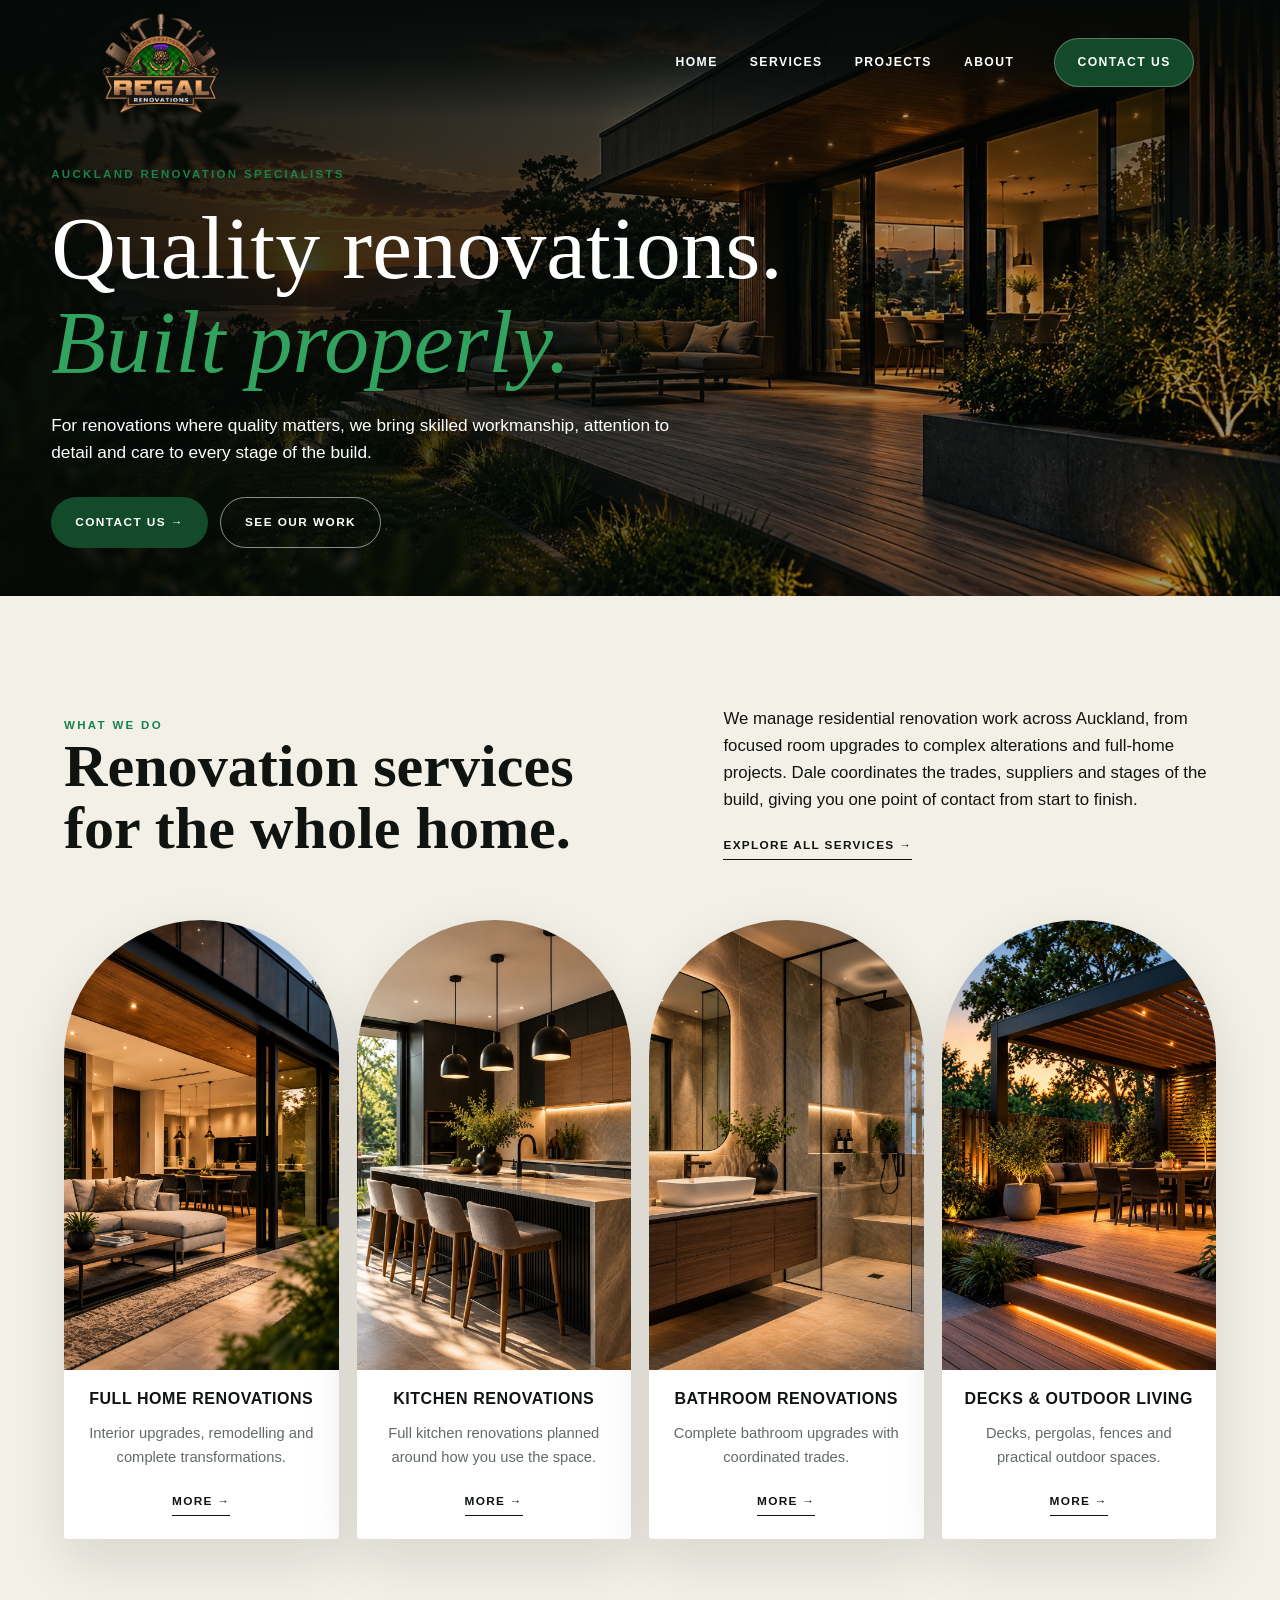
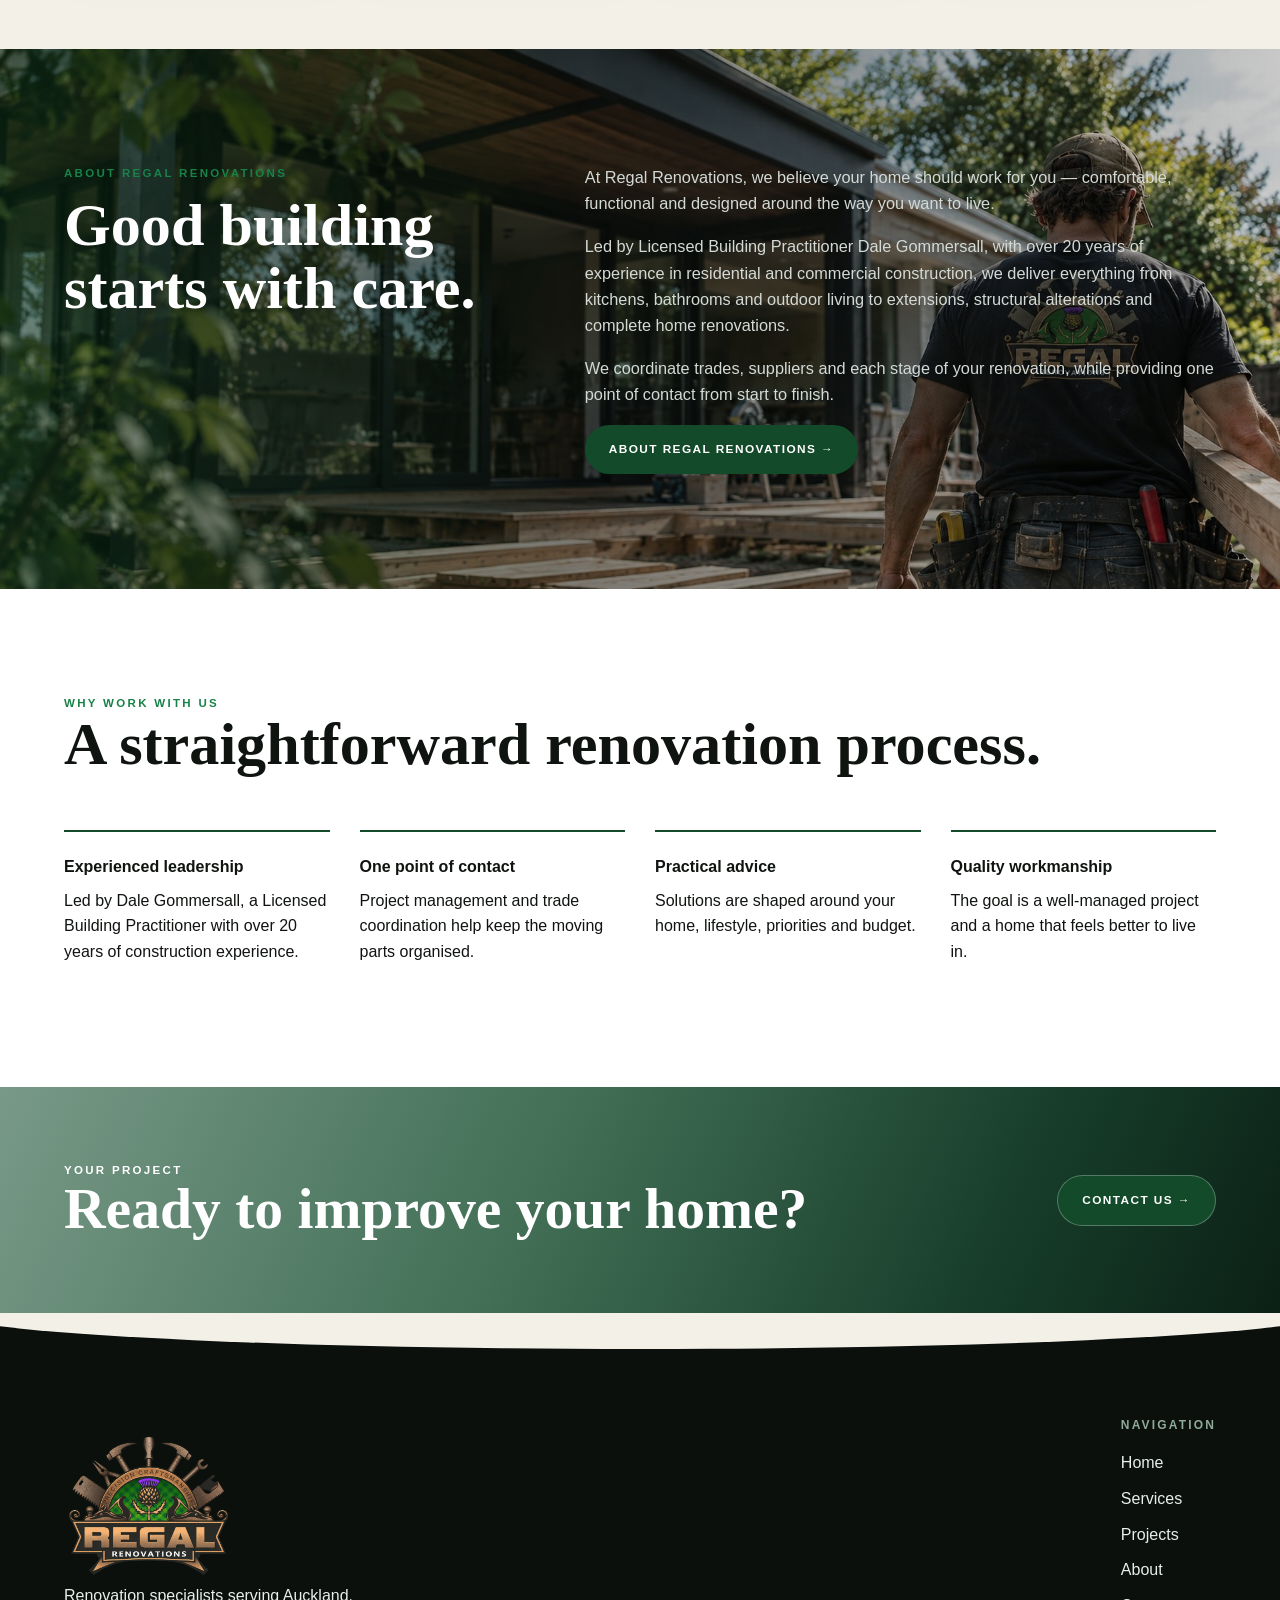
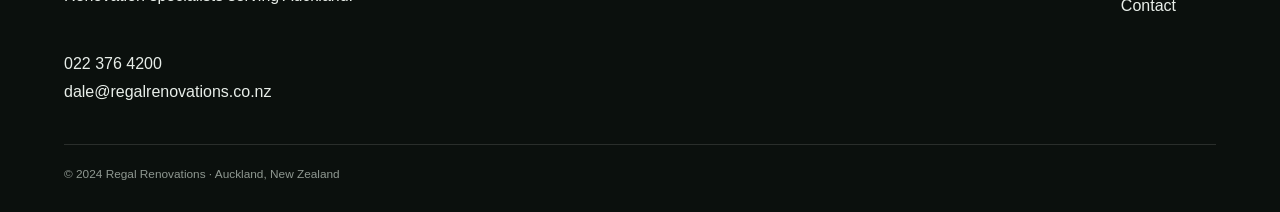
<file: index.html>
<!doctype html>
<html lang="en-NZ">
  <head>
    <meta charset="utf-8" />
    <meta name="viewport" content="width=device-width,initial-scale=1" />
    <link
      rel="icon"
      type="image/png"
      sizes="32x32"
      href="assets/icons/favicon-32.png"
    />
    <link
      rel="icon"
      type="image/png"
      sizes="192x192"
      href="assets/icons/favicon-192.png"
    />
    <link rel="apple-touch-icon" href="assets/icons/apple-touch-icon.png" />
    <link rel="stylesheet" href="css/base/variables.css" />
    <link rel="stylesheet" href="css/base/reset.css" />
    <link rel="stylesheet" href="css/base/typography.css" />
    <link rel="stylesheet" href="css/layout/header.css" />
    <link rel="stylesheet" href="css/layout/footer.css" />
    <link rel="stylesheet" href="css/components/buttons.css" />
    <link rel="stylesheet" href="css/components/cards.css" />
    <title>Regal Renovations | Auckland Renovation Specialists</title>
    <meta
      name="description"
      content="Auckland renovation specialists for home renovations, kitchens, bathrooms, decks, extensions, structural alterations and project management."
    />
    <link rel="canonical" href="https://regalrenovations.co.nz/" />
    <meta
      property="og:title"
      content="Regal Renovations | Auckland Renovation Specialists"
    />
    <meta
      property="og:description"
      content="Auckland renovation specialists for home renovations, kitchens, bathrooms, decks, extensions, structural alterations and project management."
    />
    <meta property="og:type" content="website" />
    <meta property="og:url" content="https://regalrenovations.co.nz/" />
    <meta
      property="og:image"
      content="https://regalrenovations.co.nz/assets/images/brand/hero-home.jpg"
    />
    <meta name="twitter:card" content="summary_large_image" />
    <link rel="stylesheet" href="css/pages/home.css" />
    <script type="application/ld+json">
      {
        "@context": "https://schema.org",
        "@type": "HomeAndConstructionBusiness",
        "name": "Regal Renovations",
        "url": "https://regalrenovations.co.nz/",
        "email": "dale@regalrenovations.co.nz",
        "telephone": "+64 22 376 4200",
        "areaServed": { "@type": "City", "name": "Auckland" },
        "founder": { "@type": "Person", "name": "Dale Gommersall" },
        "sameAs": ["https://www.facebook.com/profile.php?id=61572219074499"]
      }
    </script>
  </head>
  <body>
    <header class="site-header">
      <nav class="nav" aria-label="Primary navigation">
        <a class="brand" href="/" aria-label="Regal Renovations home"
          ><img
            src="assets/images/logo/regal_renovations_logo.png"
            alt="Regal Renovations logo"
        /></a>
        <div class="nav-links" id="navLinks">
          <a href="/">Home</a><a href="services.html">Services</a
          ><a href="projects.html">Projects</a><a href="about.html">About</a
          ><a class="contact-pill" href="contact.html">Contact Us</a>
        </div>
        <button
          class="menu-toggle"
          type="button"
          aria-controls="navLinks"
          aria-expanded="false"
          aria-label="Open navigation"
        >
          ☰
        </button>
      </nav>
    </header>
    <main>
      <section class="hero">
        <div class="hero-inner">
          <div class="hero-copy">
            <div class="eyebrow">Auckland renovation specialists</div>
            <h1>Quality renovations.<em>Built properly.</em></h1>
            <p>
              For renovations where quality matters, we bring skilled workmanship, 
              attention to detail and care to every stage of the build.
            </p>
            <div class="hero-actions">
              <a class="btn" href="contact.html">Contact Us →</a
              ><a class="btn btn-outline" href="projects.html">See Our Work</a>
            </div>
          </div>
        </div>
      </section>
      <section class="what">
        <div class="what-inner">
          <div class="what-intro">
            <div>
              <div class="eyebrow">What we do</div>
              <h2>Renovation services for the whole home.</h2>
            </div>
            <div>
              <p>
                We manage residential renovation work across Auckland, from
                focused room upgrades to complex alterations and full-home
                projects. Dale coordinates the trades, suppliers and stages of
                the build, giving you one point of contact from start to finish.
              </p>
              <a class="arrow-link" href="services.html"
                >Explore all services →</a
              >
            </div>
          </div>
          <div class="service-grid">
            <article class="service-card">
              <img
                src="assets/images/services/full-home.jpg"
                alt="Placeholder for a Regal Renovations full home renovation project"
                loading="lazy"
                width="1600"
                height="1000"
              />
              <div class="service-card-body">
                <h3>Full Home Renovations</h3>
                <p>
                  Interior upgrades, remodelling and complete transformations.
                </p>
                <a class="arrow-link" href="services.html#home-renovations"
                  >More →</a
                >
              </div>
            </article>
            <article class="service-card">
              <img
                src="assets/images/services/kitchen.jpg"
                alt="Placeholder for a Regal Renovations kitchen project"
                loading="lazy"
                width="1600"
                height="1000"
              />
              <div class="service-card-body">
                <h3>Kitchen Renovations</h3>
                <p>
                  Full kitchen renovations planned around how you use the space.
                </p>
                <a class="arrow-link" href="services.html#kitchens">More →</a>
              </div>
            </article>
            <article class="service-card">
              <img
                src="assets/images/services/bathroom.jpg"
                alt="Placeholder for a Regal Renovations bathroom project"
                loading="lazy"
                width="1600"
                height="1000"
              />
              <div class="service-card-body">
                <h3>Bathroom Renovations</h3>
                <p>Complete bathroom upgrades with coordinated trades.</p>
                <a class="arrow-link" href="services.html#bathrooms">More →</a>
              </div>
            </article>
            <article class="service-card">
              <img
                src="assets/images/services/outdoor.jpg"
                alt="Placeholder for a Regal Renovations deck and outdoor living project"
                loading="lazy"
                width="1600"
                height="1000"
              />
              <div class="service-card-body">
                <h3>Decks & Outdoor Living</h3>
                <p>Decks, pergolas, fences and practical outdoor spaces.</p>
                <a class="arrow-link" href="services.html#outdoor">More →</a>
              </div>
            </article>
          </div>
        </div>
      </section>
      <section class="about-home">
        <div class="about-grid">
          <div>
            <div class="eyebrow">About Regal Renovations</div>
            <h2>Good building starts with care.</h2>
          </div>
          <div class="about-copy">
            <p>
              At Regal Renovations, we believe your home should work for you —
              comfortable, functional and designed around the way you want to
              live.
            </p>
            <p>
              Led by Licensed Building Practitioner Dale Gommersall, with over
              20 years of experience in residential and commercial construction,
              we deliver everything from kitchens, bathrooms and outdoor living
              to extensions, structural alterations and complete home
              renovations.
            </p>
            <p>
              We coordinate trades, suppliers and each stage of your renovation,
              while providing one point of contact from start to finish.
            </p>
            <a class="btn" href="about.html">About Regal Renovations →</a>
          </div>
        </div>
      </section>
      <section class="why">
        <div class="why-inner">
          <div class="eyebrow">Why work with us</div>
          <h2>A straightforward renovation process.</h2>
          <div class="why-grid">
            <div class="why-item">
              <b>Experienced leadership</b>
              <p>
                Led by Dale Gommersall, a Licensed Building Practitioner with
                over 20 years of construction experience.
              </p>
            </div>
            <div class="why-item">
              <b>One point of contact</b>
              <p>
                Project management and trade coordination help keep the moving
                parts organised.
              </p>
            </div>
            <div class="why-item">
              <b>Practical advice</b>
              <p>
                Solutions are shaped around your home, lifestyle, priorities and
                budget.
              </p>
            </div>
            <div class="why-item">
              <b>Quality workmanship</b>
              <p>
                The goal is a well-managed project and a home that feels better
                to live in.
              </p>
            </div>
          </div>
        </div>
      </section>
    <section class="reviews-section" id="reviews" hidden>
      <div class="reviews-container">
        <p class="reviews-eyebrow">CLIENT FEEDBACK</p>
        <h2>What Our Clients Say</h2>
        <p class="reviews-intro">
          We take pride in delivering quality workmanship
          and building lasting relationships with our clients.
        </p>

        <div class="reviews-grid" id="reviews-grid"></div>
        </div>
      </div>
    </section>
    </main>
    <section class="prefooter">
      <div class="prefooter-inner">
        <div>
          <div class="eyebrow" style="color: white">Your project</div>
          <h2>Ready to improve your home?</h2>
        </div>
        <a class="btn btn-light" href="contact.html">Contact Us →</a>
      </div>
    </section>
    <footer class="site-footer">
      <div class="footer-grid">
        <div class="footer-contact">
          <img
            class="footer-logo"
            src="assets/images/logo/regal_renovations_logo.png"
            alt="Regal Renovations logo"
          />
          <p>Renovation specialists serving Auckland.</p>
          <a href="tel:+64223764200">022 376 4200</a
          ><a href="mailto:dale@regalrenovations.co.nz"
            >dale@regalrenovations.co.nz</a
          >
        </div>
        <nav class="footer-nav" aria-label="Footer navigation">
          <h3>Navigation</h3>
          <a href="/">Home</a><a href="services.html">Services</a
          ><a href="projects.html">Projects</a><a href="about.html">About</a
          ><a href="contact.html">Contact</a>
        </nav>
      </div>
      <div class="footer-bottom">
        © <span id="year"></span> Regal Renovations · Auckland, New Zealand
      </div>
    </footer>
    <script src="js/main.js"></script>
  </body>
</html>
</file>
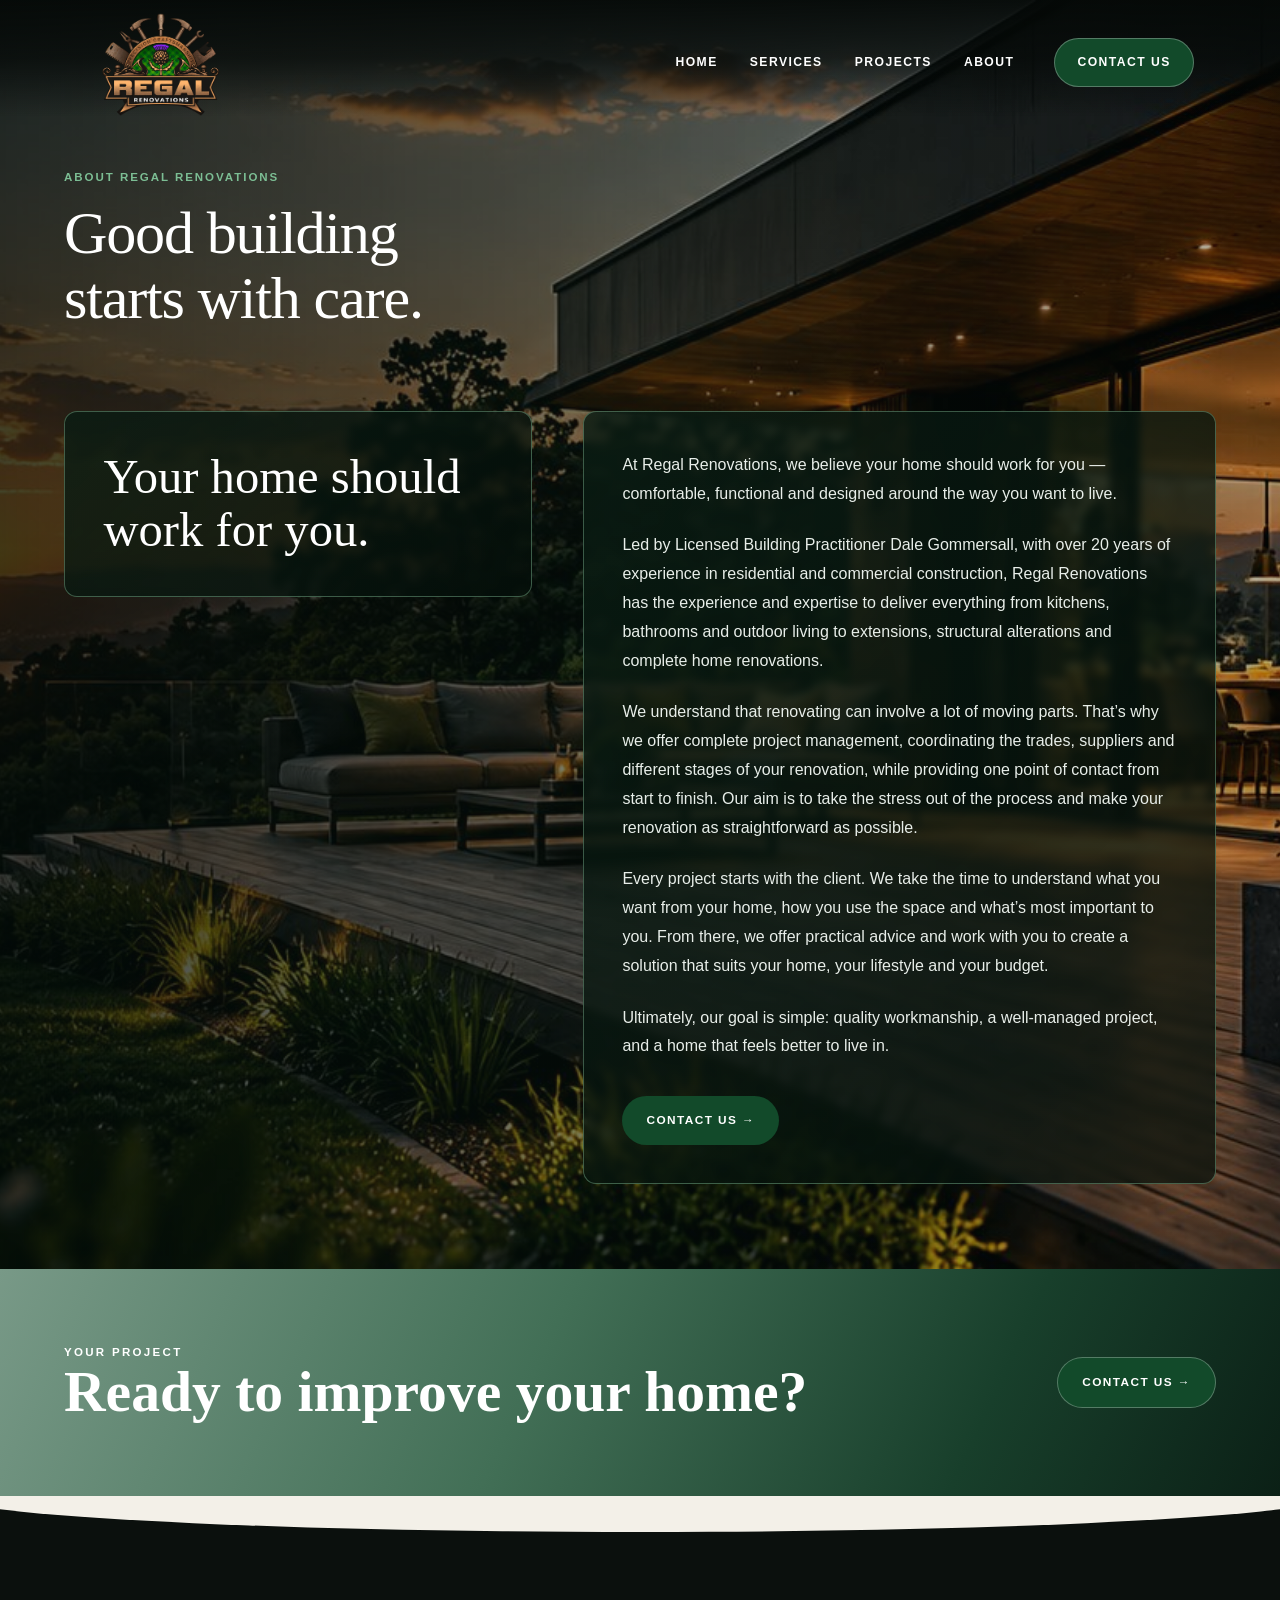
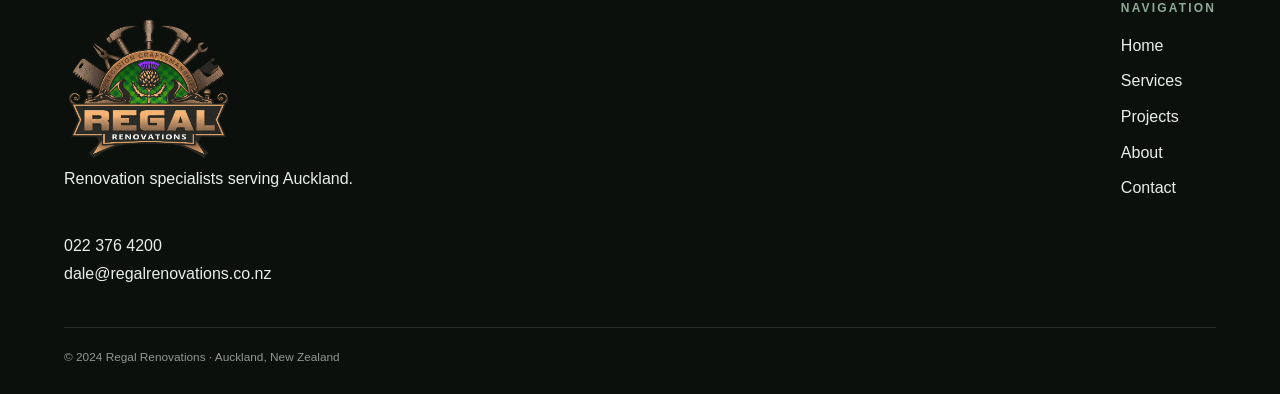
<file: about.html>
<!doctype html>
<html lang="en-NZ">
  <head>
    <meta charset="utf-8" />
    <meta name="viewport" content="width=device-width,initial-scale=1" />
    <link
      rel="icon"
      type="image/png"
      sizes="32x32"
      href="assets/icons/favicon-32.png"
    />
    <link
      rel="icon"
      type="image/png"
      sizes="192x192"
      href="assets/icons/favicon-192.png"
    />
    <link rel="apple-touch-icon" href="assets/icons/apple-touch-icon.png" />
    <link rel="stylesheet" href="css/base/variables.css" />
    <link rel="stylesheet" href="css/base/reset.css" />
    <link rel="stylesheet" href="css/base/typography.css" />
    <link rel="stylesheet" href="css/layout/header.css" />
    <link rel="stylesheet" href="css/layout/footer.css" />
    <link rel="stylesheet" href="css/components/buttons.css" />
    <link rel="stylesheet" href="css/components/cards.css" />
    <title>About | Regal Renovations Auckland</title>
    <meta
      name="description"
      content="Meet Regal Renovations, led by Licensed Building Practitioner Dale Gommersall with over 20 years of residential and commercial construction experience."
    />
    <link rel="canonical" href="https://regalrenovations.co.nz/about.html" />
    <meta property="og:title" content="About | Regal Renovations Auckland" />
    <meta
      property="og:description"
      content="Meet Regal Renovations, led by Licensed Building Practitioner Dale Gommersall with over 20 years of residential and commercial construction experience."
    />
    <meta property="og:type" content="website" />
    <meta property="og:url" content="https://regalrenovations.co.nz/about.html" />
    <meta
      property="og:image"
      content="https://regalrenovations.co.nz/assets/images/brand/hero-home.jpg"
    />
    <meta name="twitter:card" content="summary_large_image" />
    <link rel="stylesheet" href="css/pages/inner.css" />
    <link rel="stylesheet" href="css/pages/premium-shared.css" />
    <link rel="stylesheet" href="css/pages/about-premium.css" />
    <script type="application/ld+json">
      {
        "@context": "https://schema.org",
        "@type": "HomeAndConstructionBusiness",
        "name": "Regal Renovations",
        "url": "https://regalrenovations.co.nz/about.html",
        "email": "dale@regalrenovations.co.nz",
        "telephone": "+64 22 376 4200",
        "areaServed": { "@type": "City", "name": "Auckland" },
        "founder": { "@type": "Person", "name": "Dale Gommersall" },
        "sameAs": ["https://www.facebook.com/profile.php?id=61572219074499"]
      }
    </script>
  </head>
  <body>
    <header class="site-header">
      <nav class="nav" aria-label="Primary navigation">
        <a class="brand" href="index.html" aria-label="Regal Renovations home"
          ><img
            src="assets/images/logo/regal_renovations_logo.png"
            alt="Regal Renovations logo"
        /></a>
        <div class="nav-links" id="navLinks">
          <a href="index.html">Home</a><a href="services.html">Services</a
          ><a href="projects.html">Projects</a><a href="about.html">About</a
          ><a class="contact-pill" href="contact.html">Contact Us</a>
        </div>
        <button
          class="menu-toggle"
          type="button"
          aria-controls="navLinks"
          aria-expanded="false"
          aria-label="Open navigation"
        >
          ☰
        </button>
      </nav>
    </header>
    <main class="premium-page premium-about">
      <section class="inner-hero">
        <div>
          <div class="eyebrow">About Regal Renovations</div>
          <h1>Good building<br />starts with care.</h1>
        </div>
      </section>
      <section class="page-section">
        <div class="page-inner two-col">
          <div><h2>Your home should work for you.</h2></div>
          <div>
            <p>
              At Regal Renovations, we believe your home should work for you —
              comfortable, functional and designed around the way you want to
              live.
            </p>
            <p>
              Led by Licensed Building Practitioner Dale Gommersall, with over
              20 years of experience in residential and commercial construction,
              Regal Renovations has the experience and expertise to deliver
              everything from kitchens, bathrooms and outdoor living to
              extensions, structural alterations and complete home renovations.
            </p>
            <p>
              We understand that renovating can involve a lot of moving parts.
              That’s why we offer complete project management, coordinating the
              trades, suppliers and different stages of your renovation, while
              providing one point of contact from start to finish. Our aim is to
              take the stress out of the process and make your renovation as
              straightforward as possible.
            </p>
            <p>
              Every project starts with the client. We take the time to
              understand what you want from your home, how you use the space and
              what’s most important to you. From there, we offer practical
              advice and work with you to create a solution that suits your
              home, your lifestyle and your budget.
            </p>
            <p>
              Ultimately, our goal is simple: quality workmanship, a
              well-managed project, and a home that feels better to live in.
            </p>
            <a class="btn" href="contact.html">Contact Us →</a>
          </div>
        </div>
      </section>
    </main>
    <section class="prefooter">
      <div class="prefooter-inner">
        <div>
          <div class="eyebrow" style="color: white">Your project</div>
          <h2>Ready to improve your home?</h2>
        </div>
        <a class="btn btn-light" href="contact.html">Contact Us →</a>
      </div>
    </section>
    <footer class="site-footer">
      <div class="footer-grid">
        <div class="footer-contact">
          <img
            class="footer-logo"
            src="assets/images/logo/regal_renovations_logo.png"
            alt="Regal Renovations logo"
          />
          <p>Renovation specialists serving Auckland.</p>
          <a href="tel:+64223764200">022 376 4200</a
          ><a href="mailto:dale@regalrenovations.co.nz"
            >dale@regalrenovations.co.nz</a
          >
        </div>
        <nav class="footer-nav" aria-label="Footer navigation">
          <h3>Navigation</h3>
          <a href="index.html">Home</a><a href="services.html">Services</a
          ><a href="projects.html">Projects</a><a href="about.html">About</a
          ><a href="contact.html">Contact</a>
        </nav>
      </div>
      <div class="footer-bottom">
        © <span id="year"></span> Regal Renovations · Auckland, New Zealand
      </div>
    </footer>
    <script src="js/main.js"></script>
  </body>
</html>
</file>
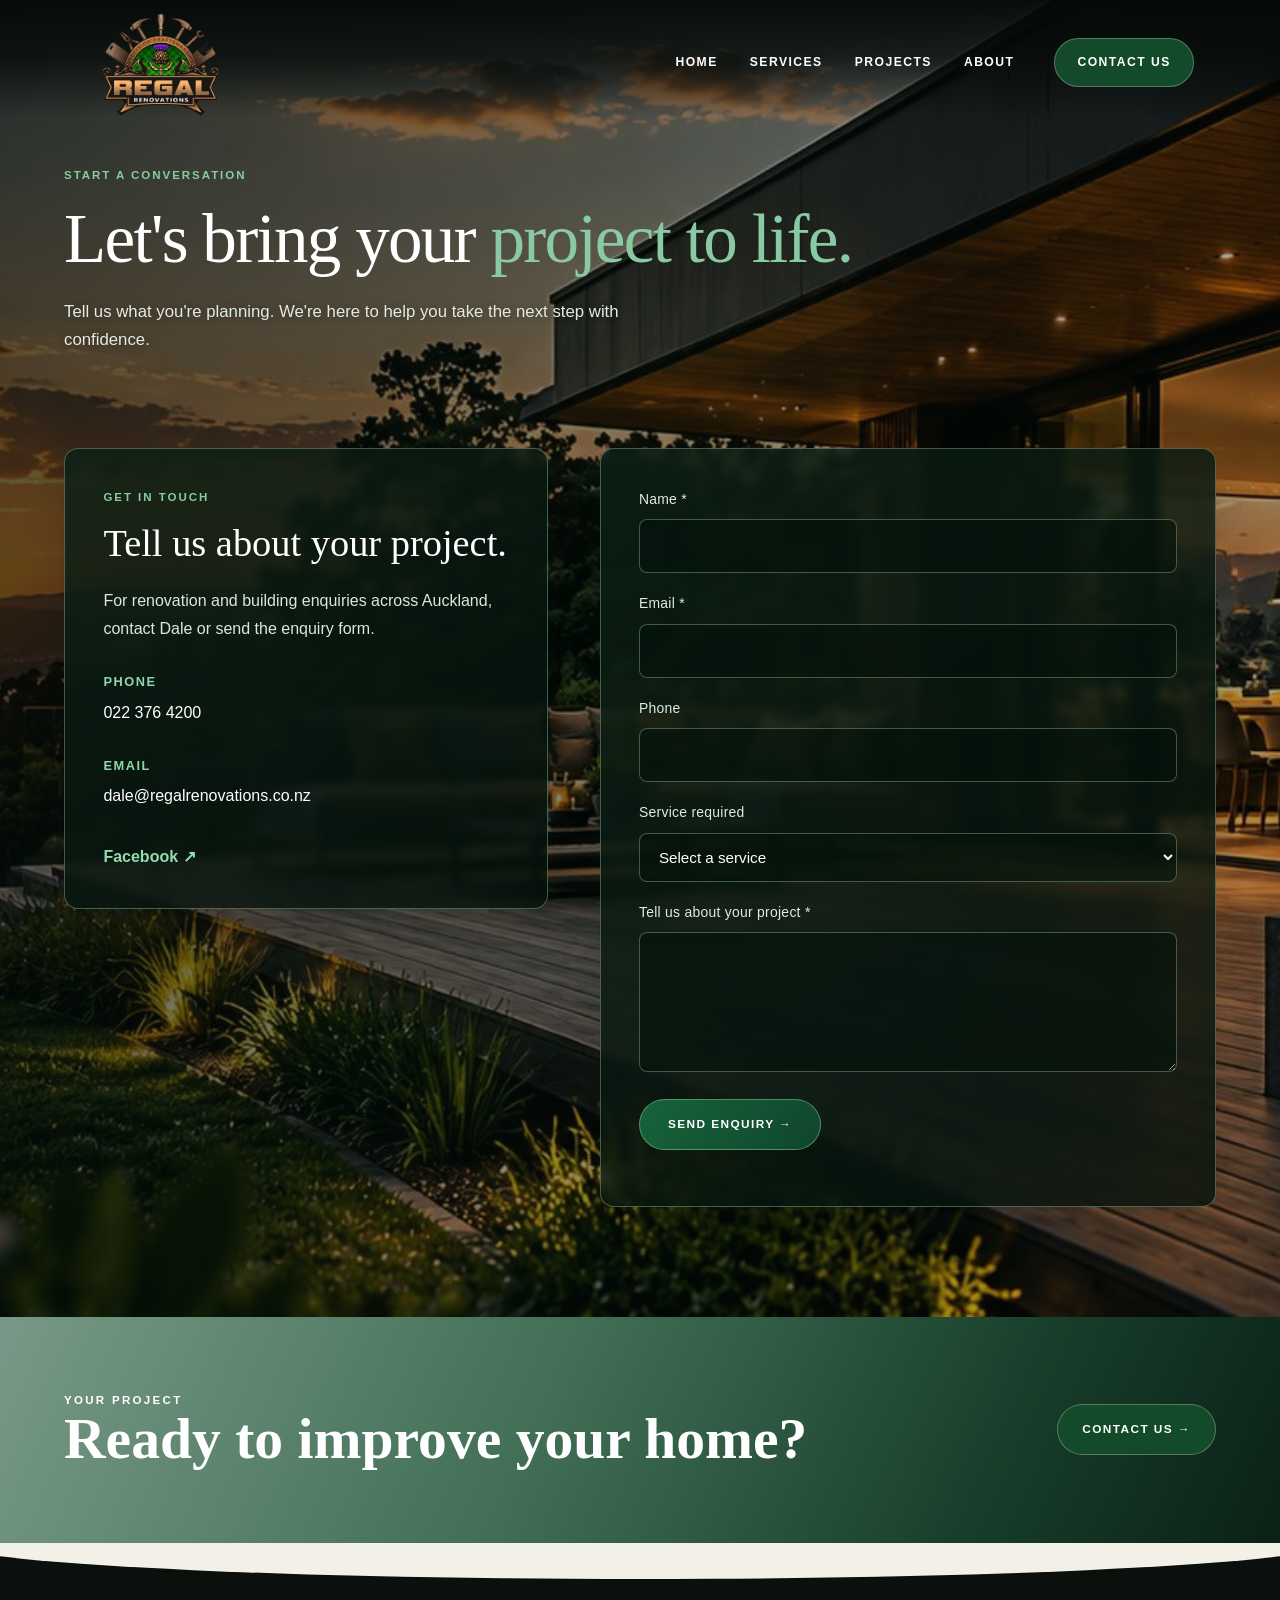
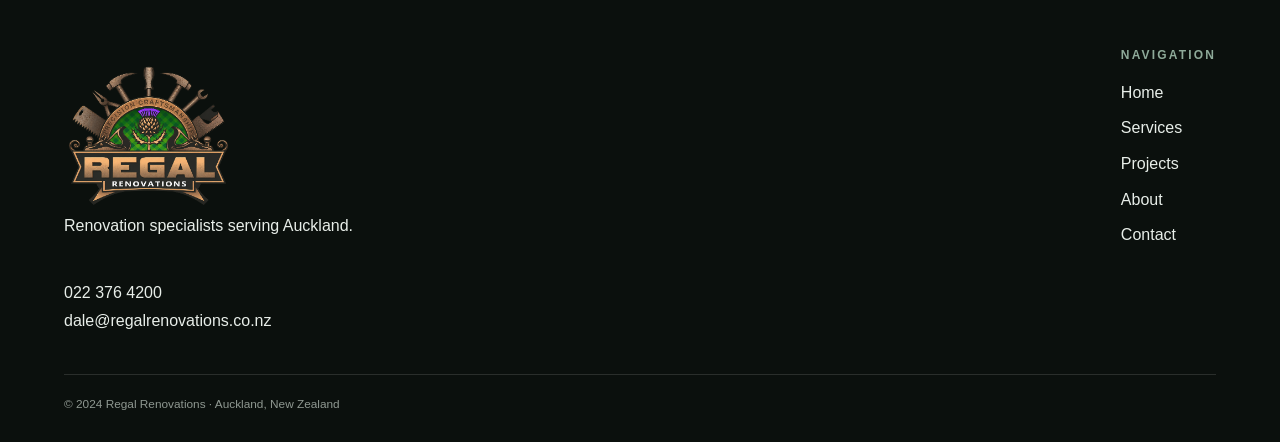
<file: contact.html>
<!doctype html>
<html lang="en-NZ">
  <head>
    <meta charset="utf-8" />
    <meta name="viewport" content="width=device-width,initial-scale=1" />
    <link
      rel="icon"
      type="image/png"
      sizes="32x32"
      href="assets/icons/favicon-32.png"
    />
    <link
      rel="icon"
      type="image/png"
      sizes="192x192"
      href="assets/icons/favicon-192.png"
    />
    <link rel="apple-touch-icon" href="assets/icons/apple-touch-icon.png" />
    <link rel="stylesheet" href="css/base/variables.css" />
    <link rel="stylesheet" href="css/base/reset.css" />
    <link rel="stylesheet" href="css/base/typography.css" />
    <link rel="stylesheet" href="css/layout/header.css" />
    <link rel="stylesheet" href="css/layout/footer.css" />
    <link rel="stylesheet" href="css/components/buttons.css" />
    <link rel="stylesheet" href="css/components/cards.css" />
    <title>Contact Regal Renovations | Auckland</title>
    <meta
      name="description"
      content="Contact Regal Renovations for renovation and building enquiries across Auckland. Call 022 376 4200 or email Dale."
    />
    <link rel="canonical" href="https://regalrenovations.co.nz/contact.html" />
    <meta property="og:title" content="Contact Regal Renovations | Auckland" />
    <meta
      property="og:description"
      content="Contact Regal Renovations for renovation and building enquiries across Auckland. Call 022 376 4200 or email Dale."
    />
    <meta property="og:type" content="website" />
    <meta property="og:url" content="https://regalrenovations.co.nz/contact.html" />
    <meta
      property="og:image"
      content="https://regalrenovations.co.nz/assets/images/brand/hero-home.jpg"
    />
    <meta name="twitter:card" content="summary_large_image" />
    <link rel="stylesheet" href="css/pages/inner.css" />
    <link rel="stylesheet" href="css/pages/contact-premium.css" />
    <script type="application/ld+json">
      {
        "@context": "https://schema.org",
        "@type": "HomeAndConstructionBusiness",
        "name": "Regal Renovations",
        "url": "https://regalrenovations.co.nz/contact.html",
        "email": "dale@regalrenovations.co.nz",
        "telephone": "+64 22 376 4200",
        "areaServed": { "@type": "City", "name": "Auckland" },
        "founder": { "@type": "Person", "name": "Dale Gommersall" },
        "sameAs": ["https://www.facebook.com/profile.php?id=61572219074499"]
      }
    </script>
  </head>
  <body class="premium-contact">
    <header class="site-header">
      <nav class="nav" aria-label="Primary navigation">
        <a class="brand" href="index.html" aria-label="Regal Renovations home"
          ><img
            src="assets/images/logo/regal_renovations_logo.png"
            alt="Regal Renovations logo"
        /></a>
        <div class="nav-links" id="navLinks">
          <a href="index.html">Home</a><a href="services.html">Services</a
          ><a href="projects.html">Projects</a><a href="about.html">About</a
          ><a class="contact-pill" href="contact.html">Contact Us</a>
        </div>
        <button
          class="menu-toggle"
          type="button"
          aria-controls="navLinks"
          aria-expanded="false"
          aria-label="Open navigation"
        >
          ☰
        </button>
      </nav>
    </header>
    <main>
      <section class="inner-hero">
        <div>
          <div class="eyebrow">START A CONVERSATION</div>
          <h1>Let's bring your <em>project to life.</em></h1>
          <p class="contact-lead">Tell us what you're planning. We're here to help you take the next step with confidence.</p>
        </div>
      </section>
      <section class="page-section">
        <div class="page-inner contact-grid">
          <div class="contact-details">
            <div class="eyebrow">GET IN TOUCH</div>
            <h2>Tell us about your project.</h2>
            <p>
              For renovation and building enquiries across Auckland, contact
              Dale or send the enquiry form.
            </p>
            <p>
              <strong>Phone</strong><br /><a href="tel:+64223764200"
                >022 376 4200</a
              >
            </p>
            <p>
              <strong>Email</strong><br /><a
                href="mailto:dale@regalrenovations.co.nz"
                >dale@regalrenovations.co.nz</a
              >
            </p>
            <a
              class="social-link"
              href="https://www.facebook.com/profile.php?id=61572219074499"
              target="_blank"
              rel="noopener noreferrer"
              >Facebook ↗</a
            >
          </div>
          <form
            class="form"
            id="regalEnquiryForm"
            action="https://formsubmit.co/ajax/dale@regalrenovations.co.nz"
            method="POST"
          >
            <input type="hidden" name="_subject" value="New Regal Renovations website enquiry" />
            <input type="hidden" name="_captcha" value="false" />
            <input type="hidden" name="_template" value="table" />
            <div class="field">
              <label for="name">Name *</label
              ><input id="name" name="name" autocomplete="name" required />
              <div class="error">Please enter your name.</div>
            </div>
            <div class="field">
              <label for="email">Email *</label
              ><input
                id="email"
                name="email"
                type="email"
                autocomplete="email"
                required
              />
              <div class="error">Please enter a valid email.</div>
            </div>
            <div class="field">
              <label for="phone">Phone</label
              ><input id="phone" name="phone" type="tel" autocomplete="tel" />
            </div>
            <div class="field">
              <label for="service">Service required</label
              ><select id="service" name="service">
                <option value="">Select a service</option>
                <option>Home renovation</option>
                <option>Kitchen renovation</option>
                <option>Bathroom renovation</option>
                <option>Deck / outdoor living</option>
                <option>Extension / structural alteration</option>
                <option>Cladding / recladding</option>
                <option>Other</option>
              </select>
            </div>
            <div class="field hp" aria-hidden="true">
              <label for="website">Website</label
              ><input
                id="website"
                name="website"
                tabindex="-1"
                autocomplete="off"
              />
            </div>
            <div class="field">
              <label for="message">Tell us about your project *</label
              ><textarea id="message" name="message" required></textarea>
              <div class="error">Please add a short project description.</div>
            </div>
            <button class="btn" type="submit">Send Enquiry →</button>
            <p
              class="form-status"
              id="formStatus"
              role="status"
              aria-live="polite"
            ></p>
          </form>
          <script>
            (() => {
              const form = document.getElementById("regalEnquiryForm");
              const status = document.getElementById("formStatus");
              const button = form.querySelector('button[type="submit"]');
              const defaultButtonText = button.textContent;
              let sending = false;

              form.addEventListener("submit", async (event) => {
                event.preventDefault();
                if (sending) return;

                let valid = true;
                form.querySelectorAll("[required]").forEach((field) => {
                  const error = field.parentElement.querySelector(".error");
                  const fieldValid = field.checkValidity() && field.value.trim() !== "";
                  if (error) error.style.display = fieldValid ? "none" : "block";
                  if (!fieldValid) valid = false;
                });
                if (!valid) {
                  status.textContent = "Please check the highlighted fields.";
                  return;
                }
                // Honeypot field: quietly ignore automated spam submissions.
                if (form.elements.namedItem("website").value.trim()) return;

                sending = true;
                button.disabled = true;
                button.textContent = "Sending...";
                status.textContent = "";
                try {
                  const response = await fetch(form.action, {
                    method: "POST",
                    body: new FormData(form),
                    headers: { Accept: "application/json" }
                  });
                  const result = await response.json();
                  if (!response.ok || !(result.success === "true" || result.success === true)) {
                    throw new Error("FormSubmit did not confirm delivery");
                  }
                  form.reset();
                  status.textContent = "Thank you! Your enquiry has been sent successfully. We'll be in touch soon!";
                } catch (error) {
                  status.textContent = "Sorry, we couldn't send your enquiry. Please try again or contact us by phone or email.";
                } finally {
                  sending = false;
                  button.disabled = false;
                  button.textContent = defaultButtonText;
                }
              });
            })();
          </script>
        </div>
      </section>
    </main>
    <section class="prefooter">
      <div class="prefooter-inner">
        <div>
          <div class="eyebrow" style="color: white">Your project</div>
          <h2>Ready to improve your home?</h2>
        </div>
        <a class="btn btn-light" href="contact.html">Contact Us →</a>
      </div>
    </section>
    <footer class="site-footer">
      <div class="footer-grid">
        <div class="footer-contact">
          <img
            class="footer-logo"
            src="assets/images/logo/regal_renovations_logo.png"
            alt="Regal Renovations logo"
          />
          <p>Renovation specialists serving Auckland.</p>
          <a href="tel:+64223764200">022 376 4200</a
          ><a href="mailto:dale@regalrenovations.co.nz"
            >dale@regalrenovations.co.nz</a
          >
        </div>
        <nav class="footer-nav" aria-label="Footer navigation">
          <h3>Navigation</h3>
          <a href="index.html">Home</a><a href="services.html">Services</a
          ><a href="projects.html">Projects</a><a href="about.html">About</a
          ><a href="contact.html">Contact</a>
        </nav>
      </div>
      <div class="footer-bottom">
        © <span id="year"></span> Regal Renovations · Auckland, New Zealand
      </div>
    </footer>
    <script src="js/main.js"></script>
  </body>
</html>
</file>
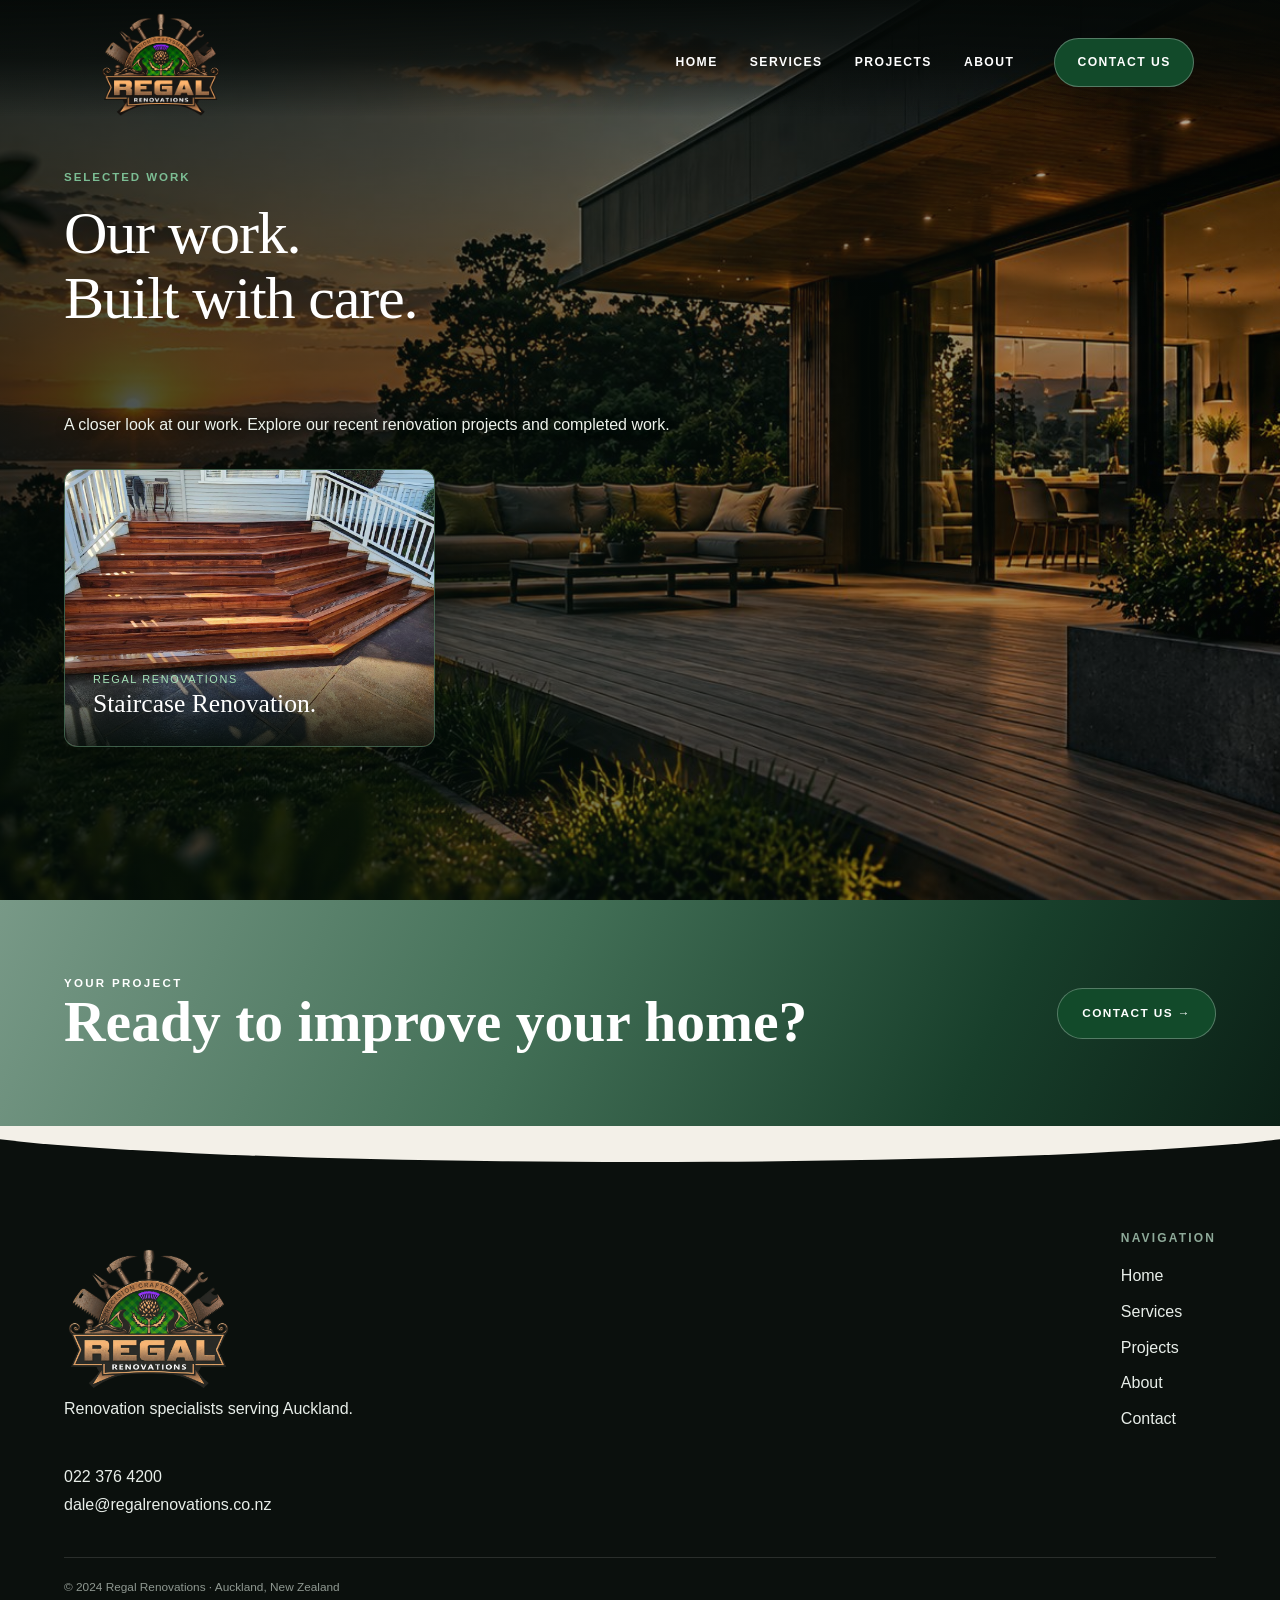
<file: projects.html>
<!doctype html>
<html lang="en-NZ">
  <head>
    <meta charset="utf-8" />
    <meta name="viewport" content="width=device-width,initial-scale=1" />
    <link
      rel="icon"
      type="image/png"
      sizes="32x32"
      href="assets/icons/favicon-32.png"
    />
    <link
      rel="icon"
      type="image/png"
      sizes="192x192"
      href="assets/icons/favicon-192.png"
    />
    <link rel="apple-touch-icon" href="assets/icons/apple-touch-icon.png" />
    <link rel="stylesheet" href="css/base/variables.css" />
    <link rel="stylesheet" href="css/base/reset.css" />
    <link rel="stylesheet" href="css/base/typography.css" />
    <link rel="stylesheet" href="css/layout/header.css" />
    <link rel="stylesheet" href="css/layout/footer.css" />
    <link rel="stylesheet" href="css/components/buttons.css" />
    <link rel="stylesheet" href="css/components/cards.css" />
    <title>Projects | Regal Renovations Auckland</title>
    <meta
      name="description"
      content="Explore the Regal Renovations project gallery for renovation and building work across Auckland."
    />
    <link rel="canonical" href="https://regalrenovations.co.nz/projects.html" />
    <meta property="og:title" content="Projects | Regal Renovations Auckland" />
    <meta
      property="og:description"
      content="Explore the Regal Renovations project gallery for renovation and building work across Auckland."
    />
    <meta property="og:type" content="website" />
    <meta property="og:url" content="https://regalrenovations.co.nz/projects.html" />
    <meta
      property="og:image"
      content="https://regalrenovations.co.nz/assets/images/brand/hero-home.jpg"
    />
    <meta name="twitter:card" content="summary_large_image" />
    <link rel="stylesheet" href="css/pages/inner.css" />
    <link rel="stylesheet" href="css/pages/premium-shared.css" />
    <link rel="stylesheet" href="css/pages/projects-premium.css" />
    <script type="application/ld+json">
      {
        "@context": "https://schema.org",
        "@type": "HomeAndConstructionBusiness",
        "name": "Regal Renovations",
        "url": "https://regalrenovations.co.nz/projects.html",
        "email": "dale@regalrenovations.co.nz",
        "telephone": "+64 22 376 4200",
        "areaServed": { "@type": "City", "name": "Auckland" },
        "founder": { "@type": "Person", "name": "Dale Gommersall" },
        "sameAs": ["https://www.facebook.com/profile.php?id=61572219074499"]
      }
    </script>
  </head>
  <body>
    <header class="site-header">
      <nav class="nav" aria-label="Primary navigation">
        <a class="brand" href="index.html" aria-label="Regal Renovations home"
          ><img
            src="assets/images/logo/regal_renovations_logo.png"
            alt="Regal Renovations logo"
        /></a>
        <div class="nav-links" id="navLinks">
          <a href="index.html">Home</a><a href="services.html">Services</a
          ><a href="projects.html">Projects</a><a href="about.html">About</a
          ><a class="contact-pill" href="contact.html">Contact Us</a>
        </div>
        <button
          class="menu-toggle"
          type="button"
          aria-controls="navLinks"
          aria-expanded="false"
          aria-label="Open navigation"
        >
          ☰
        </button>
      </nav>
    </header>
    <main class="premium-page premium-projects">
      <section class="inner-hero">
        <div>
          <div class="eyebrow">Selected work</div>
          <h1>Our work.<br />Built with care.</h1>
        </div>
      </section>
      <section class="page-section">
        <div class="page-inner">
          <p class="projects-note">
            A closer look at our work. Explore our recent renovation projects and completed work.
          </p>
          <div class="projects-grid" id="liveProjects" aria-live="polite"></div>
          <p id="projectsStatus" class="projects-status">Loading projects…</p>
        </div>
      </section>
    </main>
    <section class="prefooter">
      <div class="prefooter-inner">
        <div>
          <div class="eyebrow" style="color: white">Your project</div>
          <h2>Ready to improve your home?</h2>
        </div>
        <a class="btn btn-light" href="contact.html">Contact Us →</a>
      </div>
    </section>
    <footer class="site-footer">
      <div class="footer-grid">
        <div class="footer-contact">
          <img
            class="footer-logo"
            src="assets/images/logo/regal_renovations_logo.png"
            alt="Regal Renovations logo"
          />
          <p>Renovation specialists serving Auckland.</p>
          <a href="tel:+64223764200">022 376 4200</a
          ><a href="mailto:dale@regalrenovations.co.nz"
            >dale@regalrenovations.co.nz</a
          >
        </div>
        <nav class="footer-nav" aria-label="Footer navigation">
          <h3>Navigation</h3>
          <a href="index.html">Home</a><a href="services.html">Services</a
          ><a href="projects.html">Projects</a><a href="about.html">About</a
          ><a href="contact.html">Contact</a>
        </nav>
      </div>
      <div class="footer-bottom">
        © <span id="year"></span> Regal Renovations · Auckland, New Zealand
      </div>
    </footer>
    <script src="js/main.js"></script>
    <script type="module" src="js/projects-live.js"></script>
  </body>
</html>
</file>
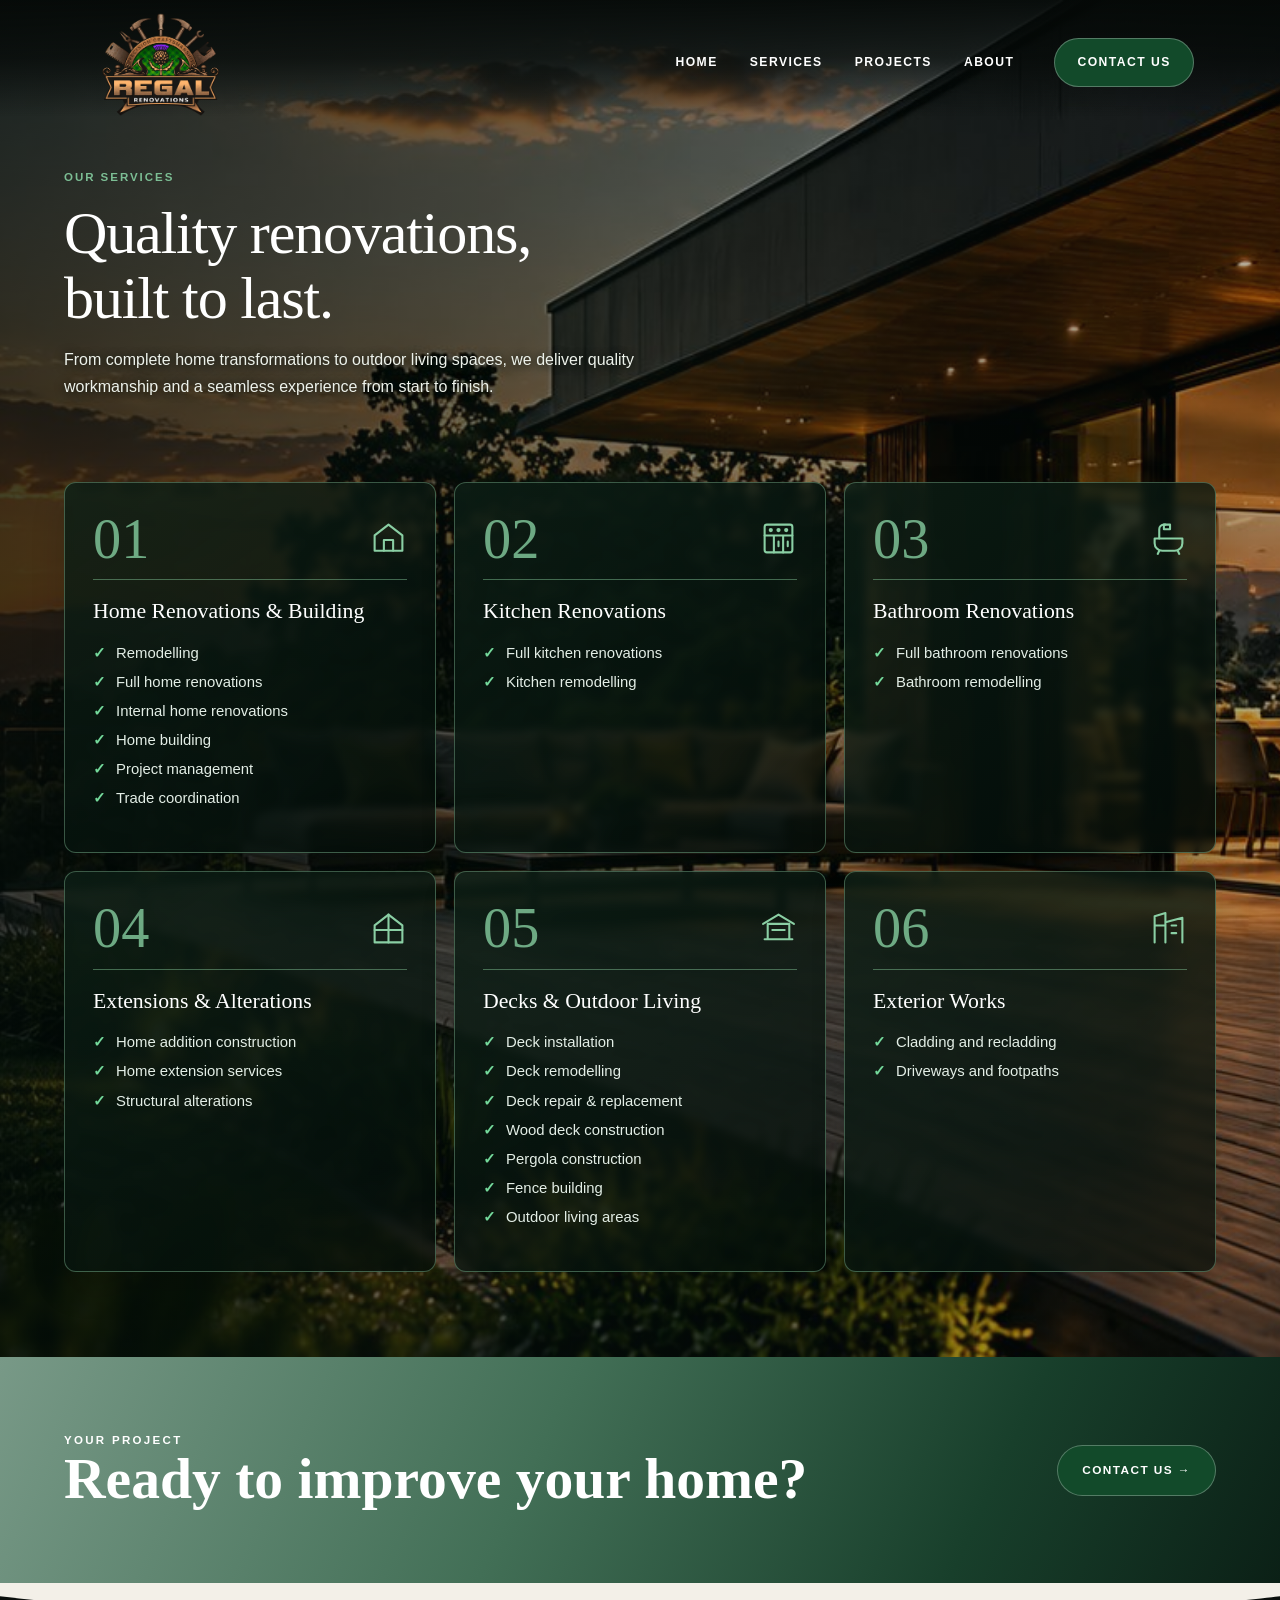
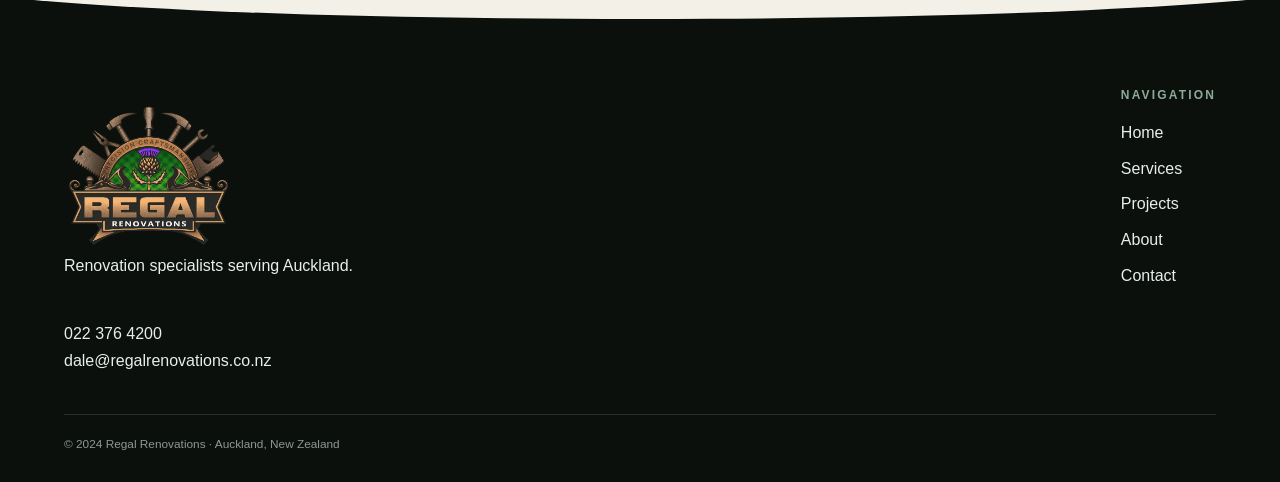
<file: services.html>
<!doctype html>
<html lang="en-NZ">
  <head>
    <meta charset="utf-8" />
    <meta name="viewport" content="width=device-width,initial-scale=1" />
    <link
      rel="icon"
      type="image/png"
      sizes="32x32"
      href="assets/icons/favicon-32.png"
    />
    <link
      rel="icon"
      type="image/png"
      sizes="192x192"
      href="assets/icons/favicon-192.png"
    />
    <link rel="apple-touch-icon" href="assets/icons/apple-touch-icon.png" />
    <link rel="stylesheet" href="css/base/variables.css" />
    <link rel="stylesheet" href="css/base/reset.css" />
    <link rel="stylesheet" href="css/base/typography.css" />
    <link rel="stylesheet" href="css/layout/header.css" />
    <link rel="stylesheet" href="css/layout/footer.css" />
    <link rel="stylesheet" href="css/components/buttons.css" />
    <link rel="stylesheet" href="css/components/cards.css" />
    <title>Renovation Services Auckland | Regal Renovations</title>
    <meta
      name="description"
      content="Home renovations, kitchen and bathroom renovations, decks, extensions, structural alterations, cladding and project management across Auckland."
    />
    <link rel="canonical" href="https://regalrenovations.co.nz/services.html" />
    <meta
      property="og:title"
      content="Renovation Services Auckland | Regal Renovations"
    />
    <meta
      property="og:description"
      content="Home renovations, kitchen and bathroom renovations, decks, extensions, structural alterations, cladding and project management across Auckland."
    />
    <meta property="og:type" content="website" />
    <meta property="og:url" content="https://regalrenovations.co.nz/services.html" />
    <meta
      property="og:image"
      content="https://regalrenovations.co.nz/assets/images/brand/hero-home.jpg"
    />
    <meta name="twitter:card" content="summary_large_image" />
    <link rel="stylesheet" href="css/pages/inner.css" />
    <link rel="stylesheet" href="css/pages/premium-shared.css" />
    <link rel="stylesheet" href="css/pages/services-premium.css" />
    <script type="application/ld+json">
      {
        "@context": "https://schema.org",
        "@type": "HomeAndConstructionBusiness",
        "name": "Regal Renovations",
        "url": "https://regalrenovations.co.nz/services.html",
        "email": "dale@regalrenovations.co.nz",
        "telephone": "+64 22 376 4200",
        "areaServed": { "@type": "City", "name": "Auckland" },
        "founder": { "@type": "Person", "name": "Dale Gommersall" },
        "sameAs": ["https://www.facebook.com/profile.php?id=61572219074499"]
      }
    </script>
  </head>
  <body>
    <header class="site-header">
      <nav class="nav" aria-label="Primary navigation">
        <a class="brand" href="index.html" aria-label="Regal Renovations home"
          ><img
            src="assets/images/logo/regal_renovations_logo.png"
            alt="Regal Renovations logo"
        /></a>
        <div class="nav-links" id="navLinks">
          <a href="index.html">Home</a><a href="services.html">Services</a
          ><a href="projects.html">Projects</a><a href="about.html">About</a
          ><a class="contact-pill" href="contact.html">Contact Us</a>
        </div>
        <button
          class="menu-toggle"
          type="button"
          aria-controls="navLinks"
          aria-expanded="false"
          aria-label="Open navigation"
        >
          ☰
        </button>
      </nav>
    </header>
    <main class="premium-page premium-services">
      <section class="inner-hero">
        <div>
          <div class="eyebrow">OUR SERVICES</div>
          <h1>Quality renovations,<br />built to last.</h1>
          <p class="lead">
            From complete home transformations to outdoor living spaces, we deliver quality workmanship and a seamless experience from start to finish.
          </p>
        </div>
      </section>
      <section class="page-section" aria-label="Our renovation services">
        <div class="page-inner services-list">
          <div class="service-detail" id="home-renovations"><div class="service-top"><span class="service-number">01</span><svg class="service-icon" viewBox="0 0 24 24" fill="none" stroke="currentColor" stroke-width="1.35" stroke-linecap="round" stroke-linejoin="round" aria-hidden="true"><path d="m3 10 9-7 9 7v10H3z"/><path d="M9 20v-7h6v7"/></svg></div>
            <h3>Home Renovations & Building</h3>
            <ul>
              <li>Remodelling</li>
              <li>Full home renovations</li>
              <li>Internal home renovations</li>
              <li>Home building</li>
              <li>Project management</li>
              <li>Trade coordination</li>
            </ul>
          </div>
          <div class="service-detail" id="kitchens"><div class="service-top"><span class="service-number">02</span><svg class="service-icon" viewBox="0 0 24 24" fill="none" stroke="currentColor" stroke-width="1.35" stroke-linecap="round" stroke-linejoin="round" aria-hidden="true"><rect x="3" y="3" width="18" height="18" rx="1.5"/><path d="M3 10h18M9 10v11M15 10v11"/><circle cx="7" cy="6.5" r=".7"/><circle cx="12" cy="6.5" r=".7"/><circle cx="17" cy="6.5" r=".7"/><path d="M12 14v3M18 14v3"/></svg></div>
            <h3>Kitchen Renovations</h3>
            <ul>
              <li>Full kitchen renovations</li>
              <li>Kitchen remodelling</li>
            </ul>
          </div>
          <div class="service-detail" id="bathrooms"><div class="service-top"><span class="service-number">03</span><svg class="service-icon" viewBox="0 0 24 24" fill="none" stroke="currentColor" stroke-width="1.35" stroke-linecap="round" stroke-linejoin="round" aria-hidden="true"><path d="M3 12h18v3a5 5 0 0 1-5 5H8a5 5 0 0 1-5-5v-3Z"/><path d="M6 12V6a3 3 0 0 1 3-3h1"/><path d="M9 3h4v3H9z"/><path d="M6 20l-1 2M18 20l1 2"/></svg></div>
            <h3>Bathroom Renovations</h3>
            <ul>
              <li>Full bathroom renovations</li>
              <li>Bathroom remodelling</li>
            </ul>
          </div>
          <div class="service-detail"><div class="service-top"><span class="service-number">04</span><svg class="service-icon" viewBox="0 0 24 24" fill="none" stroke="currentColor" stroke-width="1.35" stroke-linecap="round" stroke-linejoin="round" aria-hidden="true"><path d="m3 10 9-7 9 7v11H3z"/><path d="M12 3v18M3 13h18"/></svg></div>
            <h3>Extensions & Alterations</h3>
            <ul>
              <li>Home addition construction</li>
              <li>Home extension services</li>
              <li>Structural alterations</li>
            </ul>
          </div>
          <div class="service-detail" id="outdoor"><div class="service-top"><span class="service-number">05</span><svg class="service-icon" viewBox="0 0 24 24" fill="none" stroke="currentColor" stroke-width="1.35" stroke-linecap="round" stroke-linejoin="round" aria-hidden="true"><path d="M3 19h18M5 19V9h14v10M2 9l10-6 10 6M8 13h8"/></svg></div>
            <h3>Decks & Outdoor Living</h3>
            <ul>
              <li>Deck installation</li>
              <li>Deck remodelling</li>
              <li>Deck repair & replacement</li>
              <li>Wood deck construction</li>
              <li>Pergola construction</li>
              <li>Fence building</li>
              <li>Outdoor living areas</li>
            </ul>
          </div>
          <div class="service-detail"><div class="service-top"><span class="service-number">06</span><svg class="service-icon" viewBox="0 0 24 24" fill="none" stroke="currentColor" stroke-width="1.35" stroke-linecap="round" stroke-linejoin="round" aria-hidden="true"><path d="M3 21V4l7-2v19M10 8l11-3v16M3 10h7M14 10h3M14 15h3"/></svg></div>
            <h3>Exterior Works</h3>
            <ul>
              <li>Cladding and recladding</li>
              <li>Driveways and footpaths</li>
            </ul>
          </div>
        </div>
      </section>
    </main>
    <section class="prefooter">
      <div class="prefooter-inner">
        <div>
          <div class="eyebrow" style="color: white">Your project</div>
          <h2>Ready to improve your home?</h2>
        </div>
        <a class="btn btn-light" href="contact.html">Contact Us →</a>
      </div>
    </section>
    <footer class="site-footer">
      <div class="footer-grid">
        <div class="footer-contact">
          <img
            class="footer-logo"
            src="assets/images/logo/regal_renovations_logo.png"
            alt="Regal Renovations logo"
          />
          <p>Renovation specialists serving Auckland.</p>
          <a href="tel:+64223764200">022 376 4200</a
          ><a href="mailto:dale@regalrenovations.co.nz"
            >dale@regalrenovations.co.nz</a
          >
        </div>
        <nav class="footer-nav" aria-label="Footer navigation">
          <h3>Navigation</h3>
          <a href="index.html">Home</a><a href="services.html">Services</a
          ><a href="projects.html">Projects</a><a href="about.html">About</a
          ><a href="contact.html">Contact</a>
        </nav>
      </div>
      <div class="footer-bottom">
        © <span id="year"></span> Regal Renovations · Auckland, New Zealand
      </div>
    </footer>
    <script src="js/main.js"></script>
  </body>
</html>
</file>
<file: css/base/variables.css>
:root {
  --black: #0b100d;
  --black-2: #111713;
  --green: #124a2a;
  --green-bright: #188248;
  --green-soft: #789987;
  --cream: #f3f0e8;
  --white: #fff;
  --ink: #101410;
  --muted: #626b65;
  --line: #d8ddd8;
  --bronze: #b48a62;
  --radius: 28px;
  --max: 1240px;
  --shadow: 0 20px 55px rgba(7, 17, 11, 0.12);
}
</file>
<file: css/base/typography.css>
body {
  font-family: Arial, Helvetica, sans-serif;
  background: var(--cream);
  color: var(--ink);
  line-height: 1.6;
}
h1,
h2,
h3 {
  font-family: Georgia, "Times New Roman", serif;
  line-height: 1.04;
  font-weight: 700;
  margin: 0;
}
h1 {
  font-size: clamp(3.3rem, 7vw, 7.4rem);
}
h2 {
  font-size: clamp(2.35rem, 4.7vw, 4.8rem);
}
h3 {
  font-size: clamp(1.35rem, 2vw, 1.8rem);
}
p {
  margin: 0 0 1.1rem;
}
.eyebrow {
  font-size: 0.72rem;
  letter-spacing: 0.2em;
  text-transform: uppercase;
  font-weight: 800;
  color: var(--green-bright);
}
.lead {
  font-size: clamp(1.05rem, 1.5vw, 1.25rem);
}
@media (max-width: 560px) {
  h1 {
    font-size: clamp(2.7rem, 13vw, 4.25rem);
  }
  h2 {
    font-size: clamp(2rem, 10vw, 3.1rem);
  }
  h3 {
    font-size: clamp(1.2rem, 6vw, 1.55rem);
  }
  .eyebrow {
    font-size: 0.66rem;
    letter-spacing: 0.16em;
  }
}
</file>
<file: css/layout/header.css>
.site-header {
  position: fixed;
  z-index: 30;
  top: 0;
  left: 0;
  right: 0;
  background: linear-gradient(
    180deg,
    rgba(5, 9, 7, 0.94),
    rgba(5, 9, 7, 0.72),
    transparent
  );
  color: white;
}
.nav {
  width: min(var(--max), 92%);
  height: 116px;
  margin: auto;
  display: grid;
  grid-template-columns: 220px 1fr auto;
  align-items: center;
  gap: 35px;
}
.brand {
  display: flex;
  align-items: center;
}
.brand img {
  width: 250px;
  height: 125px;
  object-fit: contain;
  mix-blend-mode: screen;
  filter: contrast(1.08);
}
.nav-links {
  display: flex;
  justify-content: flex-end;
  gap: 32px;
  align-items: center;
}
.nav-links a {
  font-size: 0.76rem;
  letter-spacing: 0.12em;
  text-transform: uppercase;
  font-weight: 800;
  position: relative;
}
.nav-links a:after {
  content: "";
  position: absolute;
  left: 0;
  right: 100%;
  bottom: -7px;
  height: 1px;
  background: #75a889;
  transition: 0.25s;
}
.nav-links a:hover:after,
.nav-links a[aria-current="page"]:after {
  right: 0;
}
.contact-pill {
  margin-left: 8px;
  border: 1px solid rgba(255, 255, 255, 0.28);
  background: var(--green);
  padding: 14px 22px;
  border-radius: 999px !important;
  color: white !important;
  transition: 0.2s;
}
.contact-pill:hover {
  background: var(--green-bright);
  transform: translateY(-1px);
}
.menu-toggle {
  display: none;
  align-items: center;
  justify-content: center;
  padding: 0;
  padding-bottom: 4px;
  line-height: 1;
  border: 1px solid #ffffff55;
  background: #0b100d;
  color: #fff;
  border-radius: 50%;
  width: 46px;
  height: 46px;
  font-size: 1.5rem;
}
@media (max-width: 850px) {
  .nav {
    height: 92px;
    grid-template-columns: 1fr auto;
  }
  .brand img {
    width: 190px;
    height: 96px;
    transform: translateX(-25px);
  }
  .menu-toggle {
    display: flex;
  }
  .nav-links {
    display: none;
    position: absolute;
    top: 92px;
    left: 4%;
    right: 4%;
    background: #0b100df5;
    border: 1px solid #ffffff1c;
    border-radius: 18px;
    padding: 25px;
    flex-direction: column;
    align-items: stretch;
  }
  .nav-links.open {
    display: flex;
  }
  .contact-pill {
    text-align: center;
    margin: 4px 0 0;
  }
}
@media (max-width: 560px) {
  .nav {
    width: 90%;
    height: 86px;
  }
  .brand {
  transform: translateX(-10px);
}
  .brand img {
    width: 138px;
    height: 70px;
  }
  .nav-links {
    top: 86px;
    left: 5%;
    right: 5%;
    max-height: calc(100vh - 102px);
    overflow-y: auto;
  }
    .menu-toggle {
    width: 42px;
    height: 42px;
    flex: 0 0 42px;
  }
}
</file>
<file: css/layout/footer.css>
.prefooter {
  background: linear-gradient(115deg, #789987 0%, #426f56 42%, #183f2b 76%, #0b2016 100%);
  color: white;
  padding: 74px 5vw;
}
.prefooter-inner {
  width: min(var(--max), 100%);
  margin: auto;
  display: flex;
  align-items: center;
  justify-content: space-between;
  gap: 35px;
}
.prefooter h2 {
  font-size: clamp(2.3rem, 4.5vw, 4.6rem);
}
.site-footer {
  position: relative;
  background: var(--black);
  color: #e8eee9;
  padding: 105px 5vw 28px;
  overflow: hidden;
}
.site-footer:before {
  content: "";
  position: absolute;
  top: -42px;
  left: -5%;
  width: 110%;
  height: 78px;
  background: var(--cream);
  border-radius: 0 0 50% 50%;
}
.footer-grid {
  width: min(var(--max), 100%);
  margin: auto;
  display: grid;
  grid-template-columns: 1.4fr 0.8fr;
  gap: 80px;
}
.footer-logo {
  width: 200px;
  height: 170px;
  object-fit: contain;
  mix-blend-mode: screen;
  margin-bottom: 20px;
  transform: translateX(-15px);
}
.footer-contact > p {
  margin: -25px 0 42px;
}
.footer-contact a {
  display: block;
  width: max-content;
  margin: 2px 0;
}
.footer-nav {
  justify-self: end;
}
.footer-nav h3 {
  font:
    800 0.75rem Arial,
    sans-serif;
  letter-spacing: 0.18em;
  text-transform: uppercase;
  color: #8eaa99;
  margin-bottom: 18px;
}
.footer-nav a {
  display: block;
  margin: 10px 0;
}
.footer-bottom {
  width: min(var(--max), 100%);
  margin: 38px auto 0;
  padding-top: 20px;
  border-top: 1px solid #ffffff20;
  font-size: 0.74rem;
  color: #8f9891;
}
@media (max-width: 700px) {
  .prefooter-inner,
  .footer-grid {
    display: block;
  }
  .prefooter .btn {
    margin-top: 25px;
  }
  .footer-nav {
    margin-top: 40px;
  }
  .site-footer:before {
    height: 55px;
    top: -30px;
  }
}
@media (max-width: 560px) {
  .prefooter {
    padding: 58px 6vw;
  }
  .prefooter-inner {
    width: 100%;
  }
  .prefooter h2 {
    font-size: clamp(2rem, 10vw, 3rem);
  }
  .site-footer {
    padding: 88px 6vw 24px;
  }
  .footer-grid,
  .footer-bottom {
    width: 100%;
  }
  .footer-logo {
    max-width: 160px;
  }
  .footer-contact a {
    width: auto;
    overflow-wrap: anywhere;
  }
  .footer-bottom {
    margin-top: 42px;
  }
  .footer-nav {
    display: none;
  }
}


/* Premium CTA: match the Contact Us button in the site header. */
.prefooter .btn,
.prefooter .btn-light {
  background: var(--green);
  color: #fff;
  border: 1px solid rgba(255,255,255,.28);
  border-radius: 999px;
}
.prefooter .btn:hover,
.prefooter .btn-light:hover {
  background: var(--green-bright);
  color: #fff;
}
</file>
<file: css/components/buttons.css>
.btn {
  display: inline-flex;
  align-items: center;
  justify-content: center;
  gap: 9px;
  padding: 15px 24px;
  border: 0;
  border-radius: 999px;
  background: var(--green);
  color: white;
  font-size: 0.74rem;
  letter-spacing: 0.12em;
  text-transform: uppercase;
  font-weight: 900;
  transition: 0.2s;
}
.btn:hover {
  background: var(--green-bright);
  transform: translateY(-2px);
}
.btn-light {
  background: white;
  color: var(--ink);
}
.btn-outline {
  background: transparent;
  border: 1px solid #ffffff88;
}
.arrow-link {
  display: inline-flex;
  gap: 10px;
  align-items: center;
  font-size: 0.74rem;
  letter-spacing: 0.11em;
  text-transform: uppercase;
  font-weight: 900;
  border-bottom: 1px solid currentColor;
  padding-bottom: 4px;
}
</file>
<file: css/components/cards.css>
.service-card {
  background: white;
  border-radius: 999px 999px 24px 24px;
  overflow: hidden;
  box-shadow: var(--shadow);
  transition: 0.25s;
}
.service-card:hover {
  transform: translateY(-7px);
}
.service-card img {
  width: 100%;
  height: 450px;
  object-fit: cover;
}
.service-card-body {
  text-align: center;
  padding: 25px 18px 30px;
}
.service-card h3 {
  font:
    800 1rem Arial,
    sans-serif;
  text-transform: uppercase;
  letter-spacing: 0.035em;
  margin-bottom: 14px;
}
.service-card p {
  font-size: 0.92rem;
  color: var(--muted);
}
.project-card {
  position: relative;
  overflow: hidden;
  background: #173125;
  aspect-ratio: 4/3;
}
.project-card img {
  width: 100%;
  height: 100%;
  object-fit: cover;
  transition: 0.4s;
}
.project-card:hover img {
  transform: scale(1.035);
}
.project-overlay {
  position: absolute;
  inset: auto 0 0;
  padding: 28px;
  color: white;
  background: linear-gradient(transparent, rgba(4, 9, 6, 0.9));
}
.project-overlay span {
  font-size: 0.68rem;
  letter-spacing: 0.15em;
  text-transform: uppercase;
  color: #a9c2b2;
}
.faq-item {
  border-top: 1px solid var(--line);
  padding: 22px 0;
}
.faq-q {
  width: 100%;
  display: flex;
  justify-content: space-between;
  gap: 20px;
  background: none;
  border: 0;
  text-align: left;
  font-weight: 800;
  font-size: 1rem;
}
.faq-a {
  display: none;
  padding-top: 12px;
  color: var(--muted);
  max-width: 820px;
}
.faq-item.open .faq-a {
  display: block;
}
</file>
<file: css/pages/home.css>
.hero {
  min-height: 0;
  color: white;
  position: relative;
  display: flex;
  align-items: flex-end;
  background: url("../../assets/images/brand/hero-home.jpg") center/cover no-repeat;
}
.hero:before {
  content: "";
  position: absolute;
  inset: 0;
  background: linear-gradient(90deg, rgba(5,10,7,.9) 0%, rgba(5,10,7,.68) 46%, rgba(5,10,7,.28) 75%, rgba(5,10,7,.48) 100%);
}
.hero-inner {
  position: relative;
  z-index: 1;
  width: min(var(--max), 92%);
  margin: 0 auto;
  padding: 165px 0 48px;
}
.hero-copy { max-width: 820px; }
.hero h1 { margin: 18px 0 24px; font-weight: 500;}
.hero h1 em { display: block; color: #31a35f; font-weight: 400; }
.hero p { max-width: 660px; font-size: 1.08rem; }
.hero-actions { display: flex; gap: 12px; margin-top: 30px; flex-wrap: wrap; }
.what { padding: 110px 5vw; background: var(--cream); }
.what-inner { width: min(var(--max), 100%); margin: auto; }
.what-intro { display: grid; grid-template-columns: 1fr .85fr; gap: 80px; align-items: end; margin-bottom: 60px; }
.what-intro p { font-size: 1.05rem; }
.service-grid { display: grid; grid-template-columns: repeat(4, 1fr); gap: 18px; }

.about-home {
  background:
    linear-gradient(
      90deg,
      rgba(11, 49, 26, 0.538) 0%,
      rgba(5, 10, 7, 0.50) 45%,
      rgba(5, 10, 7, 0.20) 100%
    ),
    url("../../assets/images/brand/about-background.jpg")
      center center / cover no-repeat;

  color: white;
  padding: 115px 5vw;
}

.about-grid { width: min(var(--max), 100%); margin: auto; display: grid; grid-template-columns: .8fr 1.2fr; gap: 100px; }
.about-home h2 { margin-top: 12px; }
.about-copy { font-size: 1.02rem; color: #d3dad5; }
.why { padding: 105px 5vw; background: white; }
.why-inner { width: min(var(--max), 100%); margin: auto; }
.why-grid { display: grid; grid-template-columns: repeat(4, 1fr); gap: 30px; margin-top: 55px; }
.why-item { border-top: 2px solid var(--green); padding-top: 22px; }
.why-item b { display: block; margin-bottom: 8px; }
.faq { padding: 100px 5vw; }
.faq-inner { width: min(900px, 100%); margin: auto; }
.faq h2 { margin: 12px 0 45px; }
.replace-note { font-size: .78rem; color: #7b847e; margin-top: 16px; }
.service-card img { aspect-ratio: 4/3; }
.service-card-body { padding: 20px 16px 23px; }

@media (max-width: 1024px) {
  .hero-inner { width: 90%; padding: 132px 0 40px; }
  .hero-copy { max-width: 720px; }
  .what { padding: 82px 5vw; }
  .what-intro { gap: 45px; margin-bottom: 42px; }
  .service-grid, .why-grid { grid-template-columns: repeat(2, minmax(0, 1fr)); }
  .service-card img { aspect-ratio: 16/10; }
  .about-grid { grid-template-columns: 1fr; gap: 35px; }
}

@media (max-width: 900px) {
  .hero-inner { width: 88%; padding: 122px 0 36px; }
  .what-intro { grid-template-columns: 1fr; gap: 28px; }
}

@media (max-width: 560px) {
  .hero { background-position: center; }
  .hero-inner { width: 88%; padding: 102px 0 28px; }
  .hero-copy { max-width: 100%; }
  .hero h1 { margin: 12px 0 18px; overflow-wrap: normal; word-break: normal; }
  .hero p { font-size: 1rem; }
  .hero-actions { align-items: stretch; margin-top: 24px; }
  .hero-actions .btn { width: 100%; text-align: center; }
  .replace-note { margin-top: 12px; }
  .service-grid, .why-grid { grid-template-columns: 1fr; }
  .what, .about-home, .why, .faq { padding: 68px 6vw; }
  .what-intro { gap: 22px; margin-bottom: 34px; }
  .service-grid { gap: 22px; }
  .service-card img { aspect-ratio: 16/9; }
  .about-grid { gap: 28px; }
  .why-grid { gap: 24px; }
}

@media (max-width: 400px) {
  .hero-inner { width: 90%; padding-top: 96px; padding-bottom: 26px; }
  .hero h1 { font-size: clamp(2.35rem, 12vw, 3.25rem); }
}

@media (max-width: 900px) {
  .about-home {
    background-position: center, 65% center;
    padding: 85px 5vw;
  }
}

@media (max-width: 560px) {
  .about-home {
    background:
      linear-gradient(
        rgba(5, 10, 7, 0.88),
        rgba(5, 10, 7, 0.82)
      ),
      url("../../assets/images/brand/about-background.jpg")
        72% center / cover no-repeat;

    padding: 70px 6vw;
  }
}
/* Client reviews */

.reviews-section {
  padding: 100px 24px;
  background: #101b16;
  color: #fff;
}

.reviews-container {
  max-width: 1200px;
  margin: 0 auto;
  text-align: center;
}

.reviews-eyebrow {
  color: #a6d5b3;
  font-size: 13px;
  font-weight: 700;
  letter-spacing: 0.18em;
}

.reviews-section h2 {
  font-size: clamp(32px, 5vw, 54px);
  margin: 18px 0;
}

.reviews-intro {
  max-width: 650px;
  margin: 0 auto 40px;
  color: #c5d0c9;
  line-height: 1.8;
}

.reviews-grid {
  display: grid;
  grid-template-columns: repeat(auto-fit, minmax(min(100%, 280px), 1fr));
  gap: 24px;
}

.reviews-placeholder {
  padding: 45px 25px;
  border: 1px solid rgba(166, 213, 179, 0.25);
  border-radius: 16px;
  background: rgba(255, 255, 255, 0.03);
}

@media (max-width: 600px) {
  .reviews-section {
    padding: 65px 20px;
  }
}
.reviews-section[hidden] {
  display: none !important;
}


/* CMS review cards */
.reviews-grid {
  display: grid;
  grid-template-columns: repeat(auto-fit, minmax(min(100%, 280px), 1fr));
  gap: 24px;
  align-items: stretch;
}

.review-card {
  background: #192b22;
  border: 1px solid rgba(166, 213, 179, 0.3);
  border-radius: 16px;
  padding: 36px 30px;
  text-align: left;
  box-shadow: 0 12px 35px rgba(0, 0, 0, 0.12);
}

.review-stars {
  color: #e8bc65;
  font-size: 23px;
  letter-spacing: 3px;
  margin-bottom: 20px;
}

.review-card blockquote {
  margin: 0 0 26px;
  padding: 0;
  border: 0;
  color: #f3f5f2;
  font-size: 17px;
  line-height: 1.8;
}

.review-author {
  color: #b7d9c2;
  font-size: 14px;
  font-weight: 700;
  margin: 0;
}

@media (max-width: 600px) {
  .review-card {
    padding: 28px 24px;
  }
}
</file>
<file: css/pages/inner.css>
.inner-hero {
  background: var(--black);
  color: white;
  padding: 190px 5vw 95px;
}
.inner-hero > div {
  width: min(var(--max), 100%);
  margin: auto;
}
.inner-hero h1 {
  margin-top: 14px;
}
.page-section {
  padding: 95px 5vw;
}
.page-inner {
  width: min(var(--max), 100%);
  margin: auto;
}
.two-col {
  display: grid;
  grid-template-columns: 1fr 1fr;
  gap: 70px;
}
.services-list {
  display: grid;
  grid-template-columns: repeat(3, 1fr);
  gap: 18px;
}
.service-detail {
  background: white;
  border-radius: 18px;
  padding: 30px;
  border-top: 3px solid var(--green);
}
.service-detail ul {
  list-style: disc;
  padding-left: 20px;
  color: var(--muted);
}
.projects-grid {
  display: grid;
  grid-template-columns: repeat(3, 1fr);
  gap: 16px;
}
.projects-note {
  max-width: 820px;
  margin-bottom: 35px;
  color: var(--muted);
}
.contact-grid {
  display: grid;
  grid-template-columns: 0.75fr 1.25fr;
  gap: 70px;
}

.form {
  background: white;
  padding: 35px;
  border-radius: 22px;
  box-shadow: var(--shadow);
}
.field {
  margin-bottom: 17px;
}
.field label {
  display: block;
  font-weight: 800;
  font-size: 0.82rem;
  margin-bottom: 6px;
}
.field input,
.field select,
.field textarea {
  width: 100%;
  border: 1px solid #cdd4ce;
  border-radius: 10px;
  padding: 13px;
  background: #fff;
}
.field textarea {
  min-height: 150px;
  resize: vertical;
}
.error {
  color: #a32626;
  font-size: 0.78rem;
  display: none;
}
.form-status {
  margin-top: 14px;
  font-weight: 700;
}
.hp {
  position: absolute !important;
  left: -9999px !important;
}
.social-link {
  display: inline-block;
  margin-top: 10px;
  color: var(--green);
  font-weight: 800;
}
@media (min-width: 1400px) {
  .projects-grid {
    grid-template-columns: repeat(4, 1fr);
  }
}
@media (max-width: 900px) {
  .services-list,
  .projects-grid {
    grid-template-columns: 1fr 1fr;
  }
  .two-col,
  .contact-grid {
    grid-template-columns: 1fr;
  }
}
@media (max-width: 560px) {
  .services-list,
  .projects-grid {
    grid-template-columns: 1fr;
  }
  .page-section {
    padding: 70px 5vw;
  }
}
@media (max-width: 560px) {
  .inner-hero {
    padding: 135px 6vw 65px;
  }
  .inner-hero h1 {
    overflow-wrap: anywhere;
  }
  .page-section {
    padding: 62px 6vw;
  }
  .two-col,
  .contact-grid {
    gap: 32px;
  }
  .form {
    padding: 24px 18px;
    border-radius: 16px;
  }
  .projects-grid {
    gap: 12px;
  }
  .project-overlay {
    padding: 18px;
  }
  .services-list {
    gap: 14px;
  }
  .service-detail {
    padding: 24px 20px;
  }
  .page-inner {
    width: 100%;
  }
}

.contact-grid > div:first-child > h2 {
  margin-bottom: 22px;
}

@media (max-width: 900px) {
  .contact-grid > div:first-child > h2 {
    margin-bottom: 18px;
  }
}

@media (max-width: 560px) {
  .contact-grid > div:first-child > h2 {
    margin-bottom: 14px;
  }
}
</file>
<file: css/pages/premium-shared.css>
/* Shared premium styles only for Services, Projects and About. */
.premium-page{--premium-green:#7cbe94;--premium-line:rgba(145,207,166,.38);position:relative;isolation:isolate;background:#0a1510;color:#f6f8f5;min-height:100vh}
.premium-page::before{content:"";position:absolute;inset:0;z-index:-2;background:linear-gradient(90deg,rgba(3,12,9,.75) 0%,rgba(6,18,13,.54) 46%,rgba(5,13,10,.29) 100%),url("../../assets/images/brand/hero-home.jpg") center center/cover no-repeat;pointer-events:none}
.premium-page .inner-hero{position:relative;isolation:isolate;background:transparent;padding:168px 5vw 44px;overflow:visible}
.premium-page .inner-hero>div{position:relative;z-index:1}
.premium-page .inner-hero .eyebrow{color:var(--premium-green);letter-spacing:.17em}
.premium-page .inner-hero h1{font-family:Georgia,serif;font-weight:500;font-size:clamp(2.6rem,4.7vw,4.75rem);line-height:1.08;max-width:880px;letter-spacing:-.02em;margin:15px 0 16px;color:white}
.premium-page .inner-hero .lead{max-width:650px;color:#edf2eb;font-size:1rem;line-height:1.65;text-shadow:0 1px 10px #07100d}
.premium-page .page-section{position:relative;background:transparent;padding:20px 5vw 85px}
.premium-page .page-inner{width:min(var(--max),100%)}
@media(max-width:900px){.premium-page .inner-hero{padding:150px 5vw 40px}.premium-page .page-section{padding:20px 5vw 70px}.premium-page::before{background-position:center,62% center}}
@media(max-width:560px){.premium-page .inner-hero{padding:133px 6vw 30px}.premium-page .inner-hero h1{font-size:clamp(2.25rem,9.4vw,3.4rem)}.premium-page .page-section{padding:18px 6vw 55px}.premium-page::before{background:linear-gradient(90deg,rgba(3,12,9,.78),rgba(3,12,9,.47)),url("../../assets/images/brand/hero-home.jpg") 67% center/cover no-repeat}}
</file>
<file: css/pages/about-premium.css>
/* About: legible semi-transparent editorial panels, matching premium theme. */
.premium-about .two-col{grid-template-columns:minmax(0,.85fr) minmax(0,1.15fr);gap:clamp(24px,4vw,70px);align-items:start}
.premium-about .two-col h2{color:#fff;font-weight:500;font-size:clamp(2.1rem,3.8vw,3.8rem);line-height:1.1;max-width:520px}
.premium-about .two-col>div{background:linear-gradient(135deg,rgba(10,28,19,.83),rgba(4,15,10,.7));border:1px solid var(--premium-line);border-radius:13px;padding:clamp(22px,3vw,40px);backdrop-filter:blur(4px);-webkit-backdrop-filter:blur(4px)}
.premium-about .two-col p{color:#e8eee9;line-height:1.8;margin:0 0 23px}
.premium-about .two-col .btn{margin-top:12px}
@media(max-width:900px){.premium-about .two-col{grid-template-columns:1fr;gap:18px}}
</file>
<file: css/pages/contact-premium.css>
/* Scoped Contact page styling: other pages remain unchanged. */
.premium-contact {
  background: #08120d;
  color: #f7faf7;
}
.premium-contact main {
  position: relative;
  isolation: isolate;
  background: #0c1b12;
}
.premium-contact main::before {
  content: "";
  position: absolute;
  inset: 0;
  z-index: -1;
  background:
    linear-gradient(100deg, rgba(3,12,8,.66) 0%, rgba(5,18,11,.43) 53%, rgba(5,15,10,.28) 100%),
    url("../../assets/images/brand/hero-home.jpg") center center / cover no-repeat;
}
.premium-contact .inner-hero {
  background: transparent;
  padding: 166px 5vw 48px;
}
.premium-contact .inner-hero .eyebrow,
.premium-contact .contact-details > .eyebrow {
  color: #87cda0;
  letter-spacing: .17em;
}
.premium-contact .inner-hero h1 {
  font-family: Georgia,serif;
  font-weight: 400;
  font-size: clamp(2.8rem, 5.4vw, 5.5rem);
  line-height: 1.06;
  letter-spacing: -.025em;
  max-width: 900px;
  margin: 18px 0 22px;
}
.premium-contact .inner-hero h1 em {
  font-weight: 400;
  font-style: normal;
  color: #8acaa2;
}
.premium-contact .contact-lead {
  color: #e3ebe4;
  max-width: 610px;
  font-size: 1.05rem;
  line-height: 1.7;
  text-shadow: 0 1px 8px rgba(0,0,0,.3);
}
.premium-contact .page-section {
  padding: 28px 5vw 110px;
  background: transparent;
}
.premium-contact .contact-grid {
  grid-template-columns: minmax(0, .88fr) minmax(0, 1.12fr);
  gap: clamp(22px, 4vw, 68px);
  align-items: start;
}
.premium-contact .contact-details,
.premium-contact .form {
  border: 1px solid rgba(145,207,166,.40);
  border-radius: 14px;
  background: linear-gradient(145deg,rgba(12,31,21,.85),rgba(4,16,11,.78));
  box-shadow: 0 20px 45px rgba(0,0,0,.17);
  backdrop-filter: blur(5px);
  -webkit-backdrop-filter: blur(5px);
  padding: clamp(24px, 3vw, 42px);
  min-width: 0;
}
.premium-contact .contact-details h2 {
  font-family: Georgia,serif;
  color: #fff;
  font-weight: 400;
  font-size: clamp(2rem, 3vw, 3.3rem);
  line-height: 1.12;
  margin: 16px 0 26px;
}
.premium-contact .contact-details p {
  color: #dce8df;
  line-height: 1.75;
  margin: 0 0 24px;
}
.premium-contact .contact-details strong {
  display: inline-block;
  color: #91d7aa;
  font-size: .8rem;
  text-transform: uppercase;
  letter-spacing: .12em;
  margin-bottom: 5px;
}
.premium-contact .contact-details a {
  color: #fff;
  text-decoration: none;
  overflow-wrap: anywhere;
}
.premium-contact .contact-details a:hover { color: #a2e6b9; }
.premium-contact .contact-details .social-link {
  color: #94dcad;
  font-weight: 600;
}
.premium-contact .field { margin-bottom: 19px; }
.premium-contact .field label {
  color: #dfece2;
  font-weight: 500;
  letter-spacing: .02em;
  font-size: .87rem;
  margin-bottom: 9px;
}
.premium-contact .field input,
.premium-contact .field select,
.premium-contact .field textarea {
  background: rgba(5,18,11,.58);
  color: #fff;
  border: 1px solid rgba(155,204,169,.38);
  border-radius: 8px;
  padding: 14px 15px;
  font: inherit;
  font-size: .95rem;
  transition: border-color .2s, box-shadow .2s;
}
.premium-contact .field select option { background: #10251a; color: #fff; }
.premium-contact .field input:focus,
.premium-contact .field select:focus,
.premium-contact .field textarea:focus {
  outline: none;
  border-color: #9be0b1;
  box-shadow: 0 0 0 3px rgba(113,209,146,.16);
}
.premium-contact .field textarea { min-height: 140px; }
.premium-contact .form .btn {
  background: linear-gradient(120deg,#17633a,#10462c);
  color: #fff;
  border: 1px solid rgba(145,219,164,.45);
  border-radius: 100px;
  padding: 15px 28px;
}
.premium-contact .form .btn:hover { background: #207a49; }
.premium-contact .form-status { color: #e4f4e7; }
.premium-contact .error { color: #ffb8b8; }
@media (max-width: 900px) {
  .premium-contact .inner-hero { padding: 145px 5vw 38px; }
  .premium-contact .contact-grid { grid-template-columns: 1fr; gap: 22px; }
  .premium-contact .page-section { padding: 20px 5vw 75px; }
}
@media (max-width: 560px) {
  .premium-contact .inner-hero { padding: 128px 6vw 28px; }
  .premium-contact .inner-hero h1 { font-size: clamp(2.35rem, 10vw, 3.4rem); }
  .premium-contact .contact-lead { font-size: .96rem; }
  .premium-contact .page-section { padding: 14px 6vw 60px; }
  .premium-contact .contact-details,
  .premium-contact .form { padding: 25px 21px; }
  .premium-contact .form .btn { width: 100%; }
}
@media (prefers-reduced-motion: reduce) {
  .premium-contact .field input,
  .premium-contact .field select,
  .premium-contact .field textarea { transition: none; }
}
</file>
<file: css/pages/projects-premium.css>
/* Projects uses the same bright architectural background and refined typography. */
.premium-projects .projects-note{color:#edf2eb;line-height:1.7;max-width:700px;margin:0 0 30px;text-shadow:0 1px 8px #07100d}
.premium-projects .projects-grid{grid-template-columns:repeat(3,minmax(0,1fr));gap:20px}
.premium-projects .project-card{border:1px solid var(--premium-line);border-radius:13px;overflow:hidden;background:rgba(12,29,20,.65);box-shadow:0 18px 38px rgba(0,0,0,.18)}
.premium-projects .project-card img{display:block;width:100%;height:100%;object-fit:cover;filter:saturate(.95)}
.premium-projects .project-overlay{background:linear-gradient(transparent,rgba(3,12,8,.88));color:#fff}
.premium-projects .project-overlay span{color:#a5e3b8}
.premium-projects .project-overlay h3{font-weight:500;color:#fff}
@media(max-width:1050px){.premium-projects .projects-grid{grid-template-columns:repeat(2,minmax(0,1fr))}}
@media(max-width:640px){.premium-projects .projects-grid{grid-template-columns:1fr;gap:16px}}

.projects-status{color:#f2f4f1;padding:12px 0 40px}.premium-projects .project-card{cursor:pointer}.premium-projects .project-card:focus-visible{outline:3px solid #a5e3b8}.project-dialog{width:min(850px,94vw);max-height:90vh;background:#102019;color:#fff;border:1px solid #4c735a;border-radius:16px;padding:28px;overflow:auto}.project-dialog::backdrop{background:rgba(0,0,0,.8)}.project-dialog h2{font-size:clamp(26px,4vw,42px);margin:16px 0}.project-dialog p{white-space:pre-wrap;line-height:1.7}.dialog-close{float:right;color:#fff;background:#175a37;border:0;border-radius:30px;padding:10px 16px;cursor:pointer}.project-detail-images{display:grid;gap:14px;margin-top:20px}.project-detail-images img{width:100%;height:auto;border-radius:10px}
</file>
<file: css/pages/services-premium.css>
/* Taller glass cards, light background photo and category icons. */
.premium-services .services-list{display:grid;grid-template-columns:repeat(3,minmax(0,1fr));gap:18px;align-items:stretch}
.premium-services .service-detail{position:relative;min-width:0;min-height:370px;padding:28px 28px 35px;border:1px solid var(--premium-line);border-radius:12px;background:linear-gradient(145deg,rgba(12,30,21,.84),rgba(3,13,9,.72));box-shadow:0 16px 35px rgba(0,0,0,.14);color:#fff;backdrop-filter:blur(4px);-webkit-backdrop-filter:blur(4px);transition:transform .22s,border-color .22s}
.premium-services .service-detail:hover{transform:translateY(-4px);border-color:#8fceaa}
.premium-services .service-top{display:flex;align-items:center;justify-content:space-between;border-bottom:1px solid rgba(130,196,151,.48);padding-bottom:12px;margin-bottom:18px}
.premium-services .service-number{font:400 clamp(3.2rem,4.4vw,4.4rem)/1 Georgia,serif;color:#78b990;opacity:.9}
.premium-services .service-icon{width:37px;height:37px;color:#8acfa4;flex:none}
.premium-services .service-detail h3{font:500 clamp(1.23rem,1.7vw,1.55rem)/1.23 Georgia,serif;color:#fff;margin:0 0 18px}
.premium-services .service-detail ul{list-style:none;padding:0;margin:0;color:#e3eee6}
.premium-services .service-detail li{position:relative;padding:0 0 9px 23px;line-height:1.35;font-size:.93rem}
.premium-services .service-detail li:before{content:'✓';position:absolute;left:0;color:#74d99b;font-weight:700}
@media(max-width:1050px){.premium-services .services-list{grid-template-columns:repeat(2,minmax(0,1fr))}.premium-services .service-detail{min-height:330px}}
@media(max-width:640px){.premium-services .services-list{grid-template-columns:1fr;gap:14px}.premium-services .service-detail{min-height:0;padding:23px 22px 26px}.premium-services .service-number{font-size:3.35rem}}
</file>
